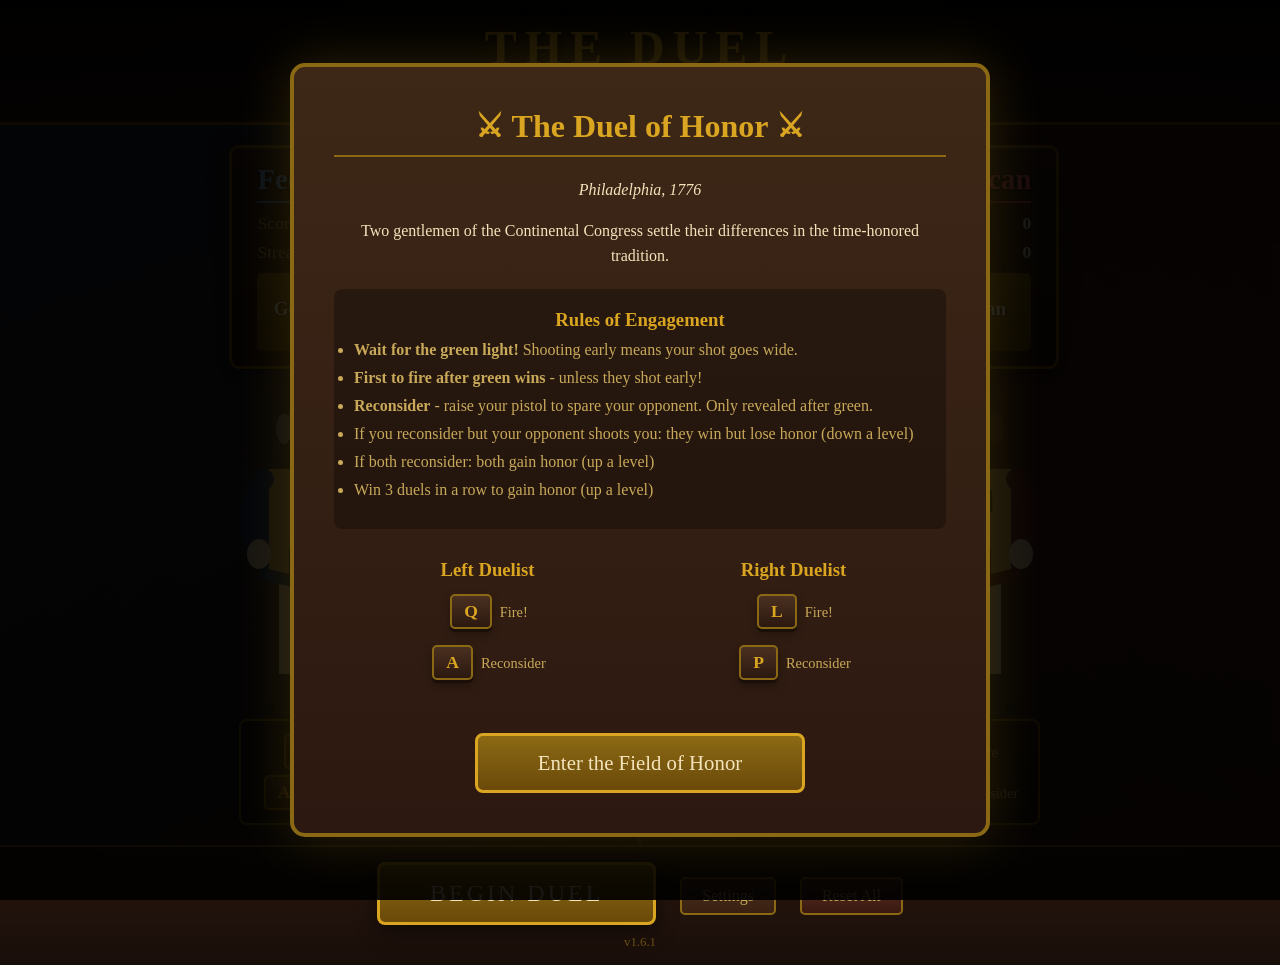
<file: duel/index.html>
<!DOCTYPE html>
<html lang="en">
<head>
    <meta charset="UTF-8">
    <meta name="viewport" content="width=device-width, initial-scale=1.0">
    <title>The Duel - 1776</title>
    <style>
        * {
            margin: 0;
            padding: 0;
            box-sizing: border-box;
        }

        @keyframes flicker {
            0%, 100% { opacity: 1; }
            50% { opacity: 0.8; }
        }

        @keyframes pulse {
            0%, 100% { transform: scale(1); }
            50% { transform: scale(1.05); }
        }

        @keyframes shake {
            0%, 100% { transform: translateX(0); }
            25% { transform: translateX(-5px); }
            75% { transform: translateX(5px); }
        }

        @keyframes smoke {
            0% { opacity: 0.8; transform: translateY(0) scale(1); }
            100% { opacity: 0; transform: translateY(-50px) scale(2); }
        }

        @keyframes recoil-left {
            0% { transform: rotate(-10deg); }
            30% { transform: rotate(-25deg) translateX(-8px); }
            100% { transform: rotate(-10deg); }
        }

        @keyframes recoil-right {
            0% { transform: rotate(10deg) scaleX(-1); }
            30% { transform: rotate(25deg) scaleX(-1) translateX(8px); }
            100% { transform: rotate(10deg) scaleX(-1); }
        }

        @keyframes raise-left {
            0% { transform: rotate(-10deg); }
            100% { transform: rotate(-90deg) translateY(-20px); }
        }

        @keyframes raise-right {
            0% { transform: rotate(10deg) scaleX(-1); }
            100% { transform: rotate(90deg) scaleX(-1) translateY(-20px); }
        }

        @keyframes celebrate {
            0%, 100% { transform: translateY(0); }
            25% { transform: translateY(-20px); }
            50% { transform: translateY(0); }
            75% { transform: translateY(-15px); }
        }

        @keyframes victory-glow {
            0%, 100% { opacity: 0.3; }
            50% { opacity: 0.6; }
        }

        @keyframes defeat-fall {
            0% { transform: rotate(0deg) translateY(0); }
            100% { transform: rotate(85deg) translateY(30px) translateX(40px); transform-origin: bottom center; }
        }

        @keyframes defeat-fall-right {
            0% { transform: scaleX(-1) rotate(0deg) translateY(0); }
            100% { transform: scaleX(-1) rotate(-85deg) translateY(30px) translateX(-40px); transform-origin: bottom center; }
        }

        @keyframes gun-fall-left {
            0% { transform: rotate(-10deg) translateY(0); }
            100% { transform: rotate(-10deg) translateY(200px); opacity: 0.5; }
        }

        @keyframes gun-fall-right {
            0% { transform: rotate(10deg) scaleX(-1) translateY(0); }
            100% { transform: rotate(10deg) scaleX(-1) translateY(200px); opacity: 0.5; }
        }

        body {
            font-family: 'Georgia', serif;
            background: linear-gradient(to bottom, #2c1810 0%, #4a3020 50%, #3d2817 100%);
            min-height: 100vh;
            color: #f4e4bc;
            overflow: hidden;
            outline: none;
        }

        .game-container {
            display: flex;
            flex-direction: column;
            height: 100vh;
            background-image:
                radial-gradient(ellipse at center, transparent 0%, rgba(0,0,0,0.3) 100%);
        }

        /* Header */
        .header {
            text-align: center;
            padding: 20px;
            background: linear-gradient(to bottom, rgba(0,0,0,0.5), transparent);
            border-bottom: 3px solid #8b6914;
        }

        .title {
            font-size: 3rem;
            font-weight: bold;
            text-shadow: 3px 3px 6px rgba(0,0,0,0.8), 0 0 20px rgba(139,105,20,0.5);
            letter-spacing: 8px;
            color: #daa520;
            animation: flicker 3s infinite;
        }

        .subtitle {
            font-size: 1.2rem;
            font-style: italic;
            color: #c9a959;
            margin-top: 5px;
        }

        /* Main Arena */
        .arena {
            flex: 1;
            display: flex;
            position: relative;
        }

        /* Player Sides */
        .player-side {
            flex: 1;
            display: flex;
            flex-direction: column;
            align-items: center;
            justify-content: space-between;
            padding: 20px;
            position: relative;
        }

        .player-left {
            background: linear-gradient(135deg, rgba(30,58,95,0.6) 0%, rgba(20,40,70,0.3) 50%, transparent 100%);
            border-right: 2px solid rgba(100,150,200,0.3);
            transition: background 0.5s ease;
        }

        .player-left.winner {
            background: linear-gradient(135deg, rgba(50,100,180,0.8) 0%, rgba(30,70,140,0.5) 50%, rgba(20,50,100,0.3) 100%);
            box-shadow: inset 0 0 100px rgba(100,150,255,0.3);
        }

        .player-left.loser {
            background: linear-gradient(135deg, rgba(40,40,40,0.8) 0%, rgba(20,20,20,0.5) 100%);
        }

        .player-right {
            background: linear-gradient(225deg, rgba(90,30,30,0.6) 0%, rgba(70,20,20,0.3) 50%, transparent 100%);
            border-left: 2px solid rgba(200,100,100,0.3);
            transition: background 0.5s ease;
        }

        .player-right.winner {
            background: linear-gradient(225deg, rgba(180,50,50,0.8) 0%, rgba(140,30,30,0.5) 50%, rgba(100,20,20,0.3) 100%);
            box-shadow: inset 0 0 100px rgba(255,100,100,0.3);
        }

        .player-right.loser {
            background: linear-gradient(225deg, rgba(40,40,40,0.8) 0%, rgba(20,20,20,0.5) 100%);
        }

        /* Player Stats */
        .player-stats {
            background: linear-gradient(to bottom, #3d2817, #2c1810);
            border: 3px solid #8b6914;
            border-radius: 10px;
            padding: 15px 25px;
            text-align: center;
            box-shadow: 0 5px 20px rgba(0,0,0,0.5), inset 0 1px 0 rgba(255,255,255,0.1);
        }

        .player-name {
            font-size: 1.8rem;
            font-weight: bold;
            text-shadow: 2px 2px 4px rgba(0,0,0,0.8);
            margin-bottom: 10px;
            border-bottom: 2px solid #8b6914;
            padding-bottom: 5px;
        }

        .player-left .player-name {
            color: #6eb5ff;
            border-bottom-color: #4a90d9;
        }

        .player-right .player-name {
            color: #ff6e6e;
            border-bottom-color: #d94a4a;
        }

        /* Victory overlay flash */
        .victory-overlay {
            position: absolute;
            top: 0;
            left: 0;
            right: 0;
            bottom: 0;
            pointer-events: none;
            opacity: 0;
            transition: opacity 0.3s ease;
        }

        .player-left .victory-overlay {
            background: radial-gradient(ellipse at center, rgba(100,180,255,0.4) 0%, transparent 70%);
        }

        .player-right .victory-overlay {
            background: radial-gradient(ellipse at center, rgba(255,100,100,0.4) 0%, transparent 70%);
        }

        .player-side.winner .victory-overlay {
            opacity: 1;
            animation: victory-glow 1s ease-in-out infinite;
        }

        .stat-row {
            display: flex;
            justify-content: space-between;
            margin: 8px 0;
            font-size: 1.1rem;
        }

        .stat-label {
            color: #c9a959;
        }

        .stat-value {
            color: #f4e4bc;
            font-weight: bold;
            min-width: 40px;
            text-align: right;
        }

        .level-display {
            margin-top: 10px;
            padding: 8px 15px;
            background: linear-gradient(to bottom, #8b6914, #6b4a0a);
            border-radius: 5px;
            font-size: 1.2rem;
        }

        .level-title {
            font-size: 0.9rem;
            color: #f4e4bc;
        }

        .level-name {
            font-weight: bold;
            color: #fff;
            text-shadow: 1px 1px 2px rgba(0,0,0,0.8);
        }

        /* Duelist Display */
        .duelist-area {
            flex: 1;
            display: flex;
            align-items: center;
            justify-content: center;
            position: relative;
        }

        .duelist {
            position: relative;
            width: 200px;
            height: 350px;
        }

        .duelist-body {
            position: absolute;
            bottom: 0;
            width: 100%;
            height: 100%;
            transition: transform 0.5s ease;
        }

        .duelist.celebrating .duelist-body {
            animation: celebrate 0.6s ease-in-out 3;
        }

        .duelist.defeated .duelist-body {
            animation: defeat-fall 0.8s ease-in forwards;
        }

        .player-right .duelist.defeated .duelist-body {
            animation: defeat-fall-right 0.8s ease-in forwards;
        }

        .pistol-container {
            position: absolute;
            width: 100px;
            height: 50px;
            transition: transform 0.3s ease;
        }

        /* Left player - gun held at right side, pointing right toward opponent */
        .player-left .pistol-container {
            right: -60px;
            top: 85px;
            transform: rotate(-10deg);
            transform-origin: left center;
        }

        /* Right player - gun held at left side, pointing left toward opponent */
        .player-right .pistol-container {
            left: -60px;
            top: 85px;
            transform: rotate(10deg) scaleX(-1);
            transform-origin: right center;
        }

        .pistol-container.firing-left {
            animation: recoil-left 0.15s ease-out;
        }

        .pistol-container.firing-right {
            animation: recoil-right 0.15s ease-out;
        }

        .pistol-container.raised-left {
            animation: raise-left 0.5s ease-out forwards;
        }

        .pistol-container.raised-right {
            animation: raise-right 0.5s ease-out forwards;
        }

        /* Gun falls when player is defeated */
        .duelist.defeated .pistol-container {
            animation: gun-fall-left 0.8s ease-in forwards;
        }

        .player-right .duelist.defeated .pistol-container {
            animation: gun-fall-right 0.8s ease-in forwards;
        }

        .smoke-effect {
            position: absolute;
            width: 40px;
            height: 40px;
            background: radial-gradient(circle, rgba(200,200,200,0.8) 0%, transparent 70%);
            border-radius: 50%;
            pointer-events: none;
            opacity: 0;
        }

        .smoke-effect.active {
            animation: smoke 1s ease-out forwards;
        }

        .player-left .smoke-effect {
            right: -100px;
            top: 70px;
        }

        .player-right .smoke-effect {
            left: -100px;
            top: 70px;
        }

        /* Controls Display */
        .controls-display {
            background: rgba(0,0,0,0.3);
            border: 2px solid #8b6914;
            border-radius: 8px;
            padding: 10px 20px;
            text-align: center;
        }

        .control-key {
            display: inline-block;
            background: linear-gradient(to bottom, #4a3020, #2c1810);
            border: 2px solid #8b6914;
            border-radius: 5px;
            padding: 5px 12px;
            margin: 3px;
            font-weight: bold;
            font-size: 1.1rem;
            color: #daa520;
            box-shadow: 0 3px 0 #1a0f08, 0 5px 10px rgba(0,0,0,0.3);
        }

        .control-label {
            font-size: 0.9rem;
            color: #c9a959;
            margin-left: 5px;
        }

        /* Center Area - Countdown */
        .center-area {
            position: absolute;
            left: 50%;
            top: 50%;
            transform: translate(-50%, -50%);
            text-align: center;
            z-index: 10;
        }

        .countdown-lights {
            display: flex;
            flex-direction: column;
            gap: 15px;
            padding: 30px;
            background: linear-gradient(to bottom, #1a1a1a, #2d2d2d);
            border: 4px solid #444;
            border-radius: 15px;
            box-shadow: 0 10px 40px rgba(0,0,0,0.8), inset 0 2px 0 rgba(255,255,255,0.1);
        }

        .light-row {
            display: flex;
            gap: 15px;
            justify-content: center;
        }

        .light {
            width: 40px;
            height: 40px;
            border-radius: 50%;
            background: #333;
            border: 3px solid #555;
            box-shadow: inset 0 -5px 10px rgba(0,0,0,0.5);
            transition: all 0.2s ease;
        }

        .light.red-on {
            background: radial-gradient(circle at 30% 30%, #ff6666, #cc0000);
            box-shadow: 0 0 20px #ff0000, 0 0 40px #ff0000, inset 0 -5px 10px rgba(0,0,0,0.3);
        }

        .light.green-on {
            background: radial-gradient(circle at 30% 30%, #66ff66, #00cc00);
            box-shadow: 0 0 20px #00ff00, 0 0 40px #00ff00, inset 0 -5px 10px rgba(0,0,0,0.3);
        }

        /* Messages */
        .message-display {
            position: absolute;
            left: 50%;
            top: 30%;
            transform: translate(-50%, -50%);
            text-align: center;
            z-index: 20;
        }

        .message-text {
            font-size: 2.5rem;
            font-weight: bold;
            text-shadow: 3px 3px 6px rgba(0,0,0,0.8);
            padding: 20px 40px;
            background: rgba(0,0,0,0.7);
            border: 3px solid #8b6914;
            border-radius: 10px;
        }

        .message-text.winner {
            color: #ffd700;
            animation: pulse 0.5s infinite;
        }

        .message-text.winner.left-wins {
            color: #6eb5ff;
            text-shadow: 0 0 20px rgba(100,180,255,0.8), 3px 3px 6px rgba(0,0,0,0.8);
            border-color: #4a90d9;
        }

        .message-text.winner.right-wins {
            color: #ff6e6e;
            text-shadow: 0 0 20px rgba(255,100,100,0.8), 3px 3px 6px rgba(0,0,0,0.8);
            border-color: #d94a4a;
        }

        .message-text.draw {
            color: #87ceeb;
        }

        .message-text.early {
            color: #ff6b6b;
            animation: shake 0.3s infinite;
        }

        .message-text.honor {
            color: #9370db;
        }

        /* Action Display */
        .action-display {
            position: absolute;
            bottom: 150px;
            font-size: 1.5rem;
            padding: 10px 20px;
            background: rgba(0,0,0,0.7);
            border-radius: 8px;
            border: 2px solid #8b6914;
            opacity: 0;
            transition: opacity 0.3s ease;
        }

        .action-display.visible {
            opacity: 1;
        }

        .action-display.shot {
            color: #ff6b6b;
        }

        .action-display.reconsidered {
            color: #87ceeb;
        }

        .action-display.early {
            color: #ff4444;
        }

        .player-left .action-display {
            left: 50%;
            transform: translateX(-50%);
        }

        .player-right .action-display {
            right: 50%;
            transform: translateX(50%);
        }

        /* Footer */
        .footer {
            text-align: center;
            padding: 15px;
            background: linear-gradient(to top, rgba(0,0,0,0.5), transparent);
            border-top: 2px solid #8b6914;
        }

        .start-btn {
            background: linear-gradient(to bottom, #8b6914, #6b4a0a);
            color: #f4e4bc;
            border: 3px solid #daa520;
            padding: 15px 50px;
            font-size: 1.5rem;
            font-family: 'Georgia', serif;
            cursor: pointer;
            border-radius: 8px;
            box-shadow: 0 5px 20px rgba(0,0,0,0.5);
            transition: all 0.2s ease;
            text-transform: uppercase;
            letter-spacing: 3px;
        }

        .start-btn:hover {
            background: linear-gradient(to bottom, #a07818, #8b6914);
            transform: translateY(-2px);
            box-shadow: 0 8px 25px rgba(0,0,0,0.6);
        }

        .start-btn:active {
            transform: translateY(0);
        }

        .start-btn:disabled {
            opacity: 0.5;
            cursor: not-allowed;
            transform: none;
        }

        .reset-btn {
            background: linear-gradient(to bottom, #5a3020, #3a1810);
            color: #c9a959;
            border: 2px solid #8b6914;
            padding: 8px 20px;
            font-size: 1rem;
            font-family: 'Georgia', serif;
            cursor: pointer;
            border-radius: 5px;
            margin-left: 20px;
            transition: all 0.2s ease;
        }

        .reset-btn:hover {
            background: linear-gradient(to bottom, #6a4030, #4a2820);
        }

        .version {
            margin-top: 10px;
            font-size: 0.8rem;
            color: #8b6914;
            opacity: 0.7;
        }

        .settings-btn {
            background: linear-gradient(to bottom, #4a3020, #3a2010);
            color: #c9a959;
            border: 2px solid #8b6914;
            padding: 8px 20px;
            font-size: 1rem;
            font-family: 'Georgia', serif;
            cursor: pointer;
            border-radius: 5px;
            margin-left: 20px;
            transition: all 0.2s ease;
        }

        .settings-btn:hover {
            background: linear-gradient(to bottom, #5a4030, #4a3020);
        }

        /* Settings Modal */
        .settings-overlay {
            position: fixed;
            top: 0;
            left: 0;
            right: 0;
            bottom: 0;
            background: rgba(0,0,0,0.9);
            display: flex;
            align-items: center;
            justify-content: center;
            z-index: 100;
        }

        .settings-overlay.hidden {
            display: none;
        }

        .settings-box {
            background: linear-gradient(to bottom, #3d2817, #2c1810);
            border: 4px solid #8b6914;
            border-radius: 15px;
            padding: 30px 40px;
            max-width: 500px;
            width: 90%;
            box-shadow: 0 0 50px rgba(139,105,20,0.3);
        }

        .settings-box h2 {
            color: #daa520;
            font-size: 1.8rem;
            margin-bottom: 20px;
            text-align: center;
            border-bottom: 2px solid #8b6914;
            padding-bottom: 10px;
        }

        .mode-buttons {
            display: flex;
            gap: 15px;
            margin-bottom: 25px;
        }

        .mode-btn {
            flex: 1;
            padding: 15px;
            border: 3px solid #8b6914;
            border-radius: 10px;
            background: linear-gradient(to bottom, #2c1810, #1a0f08);
            color: #c9a959;
            font-family: 'Georgia', serif;
            font-size: 1rem;
            cursor: pointer;
            transition: all 0.2s ease;
        }

        .mode-btn:hover {
            background: linear-gradient(to bottom, #3c2820, #2a1f18);
        }

        .mode-btn.active {
            border-color: #daa520;
            background: linear-gradient(to bottom, #4a3020, #3a2010);
            color: #ffd700;
        }

        .mode-btn .mode-name {
            font-size: 1.2rem;
            font-weight: bold;
            display: block;
            margin-bottom: 5px;
        }

        .mode-btn .mode-desc {
            font-size: 0.85rem;
            opacity: 0.8;
        }

        .settings-section {
            margin: 20px 0;
            padding: 15px;
            background: rgba(0,0,0,0.3);
            border-radius: 8px;
        }

        .settings-section h3 {
            color: #daa520;
            margin-bottom: 15px;
            font-size: 1.1rem;
        }

        .setting-row {
            display: flex;
            justify-content: space-between;
            align-items: center;
            margin: 12px 0;
        }

        .setting-label {
            color: #c9a959;
        }

        .setting-value {
            display: flex;
            align-items: center;
            gap: 10px;
        }

        .setting-input {
            width: 80px;
            padding: 8px;
            border: 2px solid #8b6914;
            border-radius: 5px;
            background: #2c1810;
            color: #f4e4bc;
            font-family: 'Georgia', serif;
            font-size: 1rem;
            text-align: center;
        }

        .setting-input:focus {
            outline: none;
            border-color: #daa520;
        }

        .setting-unit {
            color: #8b6914;
            font-size: 0.9rem;
        }

        .checkbox-wrapper {
            display: flex;
            align-items: center;
            gap: 10px;
        }

        .checkbox-wrapper input[type="checkbox"] {
            width: 20px;
            height: 20px;
            accent-color: #daa520;
        }

        .settings-actions {
            display: flex;
            gap: 15px;
            margin-top: 25px;
        }

        .settings-actions button {
            flex: 1;
            padding: 12px;
            border-radius: 8px;
            font-family: 'Georgia', serif;
            font-size: 1.1rem;
            cursor: pointer;
            transition: all 0.2s ease;
        }

        .save-settings-btn {
            background: linear-gradient(to bottom, #8b6914, #6b4a0a);
            color: #f4e4bc;
            border: 3px solid #daa520;
        }

        .save-settings-btn:hover {
            background: linear-gradient(to bottom, #a07818, #8b6914);
        }

        .cancel-settings-btn {
            background: linear-gradient(to bottom, #3a2010, #2a1008);
            color: #c9a959;
            border: 2px solid #8b6914;
        }

        .cancel-settings-btn:hover {
            background: linear-gradient(to bottom, #4a3020, #3a2010);
        }

        /* Stats display - shots and accuracy on outside of character */
        .stats-display {
            position: absolute;
            top: 50%;
            transform: translateY(-50%);
            display: flex;
            flex-direction: column;
            align-items: center;
            gap: 15px;
            z-index: 10;
            background: rgba(0,0,0,0.5);
            padding: 15px 10px;
            border-radius: 10px;
            border: 2px solid rgba(139,105,20,0.5);
        }

        .player-left .stats-display {
            left: 10px;
            right: auto;
        }

        .player-right .stats-display {
            right: 10px;
            left: auto;
        }

        .shots-remaining {
            display: flex;
            flex-direction: column;
            align-items: center;
            gap: 8px;
        }

        .shots-number {
            font-size: 3rem;
            font-weight: bold;
            color: #c9a959;
            text-shadow: 2px 2px 4px rgba(0,0,0,0.8);
            line-height: 1;
        }

        .player-left .shots-number {
            color: #6ab7ff;
        }

        .player-right .shots-number {
            color: #ff6b6b;
        }

        .shots-dots {
            display: flex;
            flex-wrap: wrap;
            justify-content: center;
            gap: 6px;
            max-width: 80px;
        }

        .shots-dots .shot-dot {
            width: 18px;
            height: 18px;
            border-radius: 50%;
            background: #c9a959;
            box-shadow: 0 0 8px rgba(201, 169, 89, 0.5);
            transition: all 0.2s ease;
        }

        .player-left .shots-dots .shot-dot {
            background: #6ab7ff;
            box-shadow: 0 0 8px rgba(106, 183, 255, 0.5);
        }

        .player-right .shots-dots .shot-dot {
            background: #ff6b6b;
            box-shadow: 0 0 8px rgba(255, 107, 107, 0.5);
        }

        .shots-dots .shot-dot.used {
            background: #3a3a3a;
            box-shadow: none;
            opacity: 0.4;
        }

        .accuracy-display {
            display: flex;
            flex-direction: column;
            align-items: center;
            gap: 4px;
        }

        .accuracy-display.hidden {
            display: none;
        }

        .accuracy-label {
            font-size: 0.8rem;
            color: #888;
            text-transform: uppercase;
            letter-spacing: 1px;
        }

        .accuracy-percent {
            font-size: 2.5rem;
            font-weight: bold;
            color: #4a9;
            text-shadow: 2px 2px 4px rgba(0,0,0,0.8);
            line-height: 1;
        }

        .accuracy-percent.low {
            color: #c44;
        }

        .accuracy-percent.medium {
            color: #ca4;
        }

        .accuracy-percent.high {
            color: #4a9;
        }

        .stats-display.hidden {
            display: none;
        }

        /* Instructions Modal */
        .instructions-overlay {
            position: fixed;
            top: 0;
            left: 0;
            right: 0;
            bottom: 0;
            background: rgba(0,0,0,0.9);
            display: flex;
            align-items: center;
            justify-content: center;
            z-index: 100;
        }

        .instructions-overlay.hidden {
            display: none;
        }

        .instructions-box {
            background: linear-gradient(to bottom, #3d2817, #2c1810);
            border: 4px solid #8b6914;
            border-radius: 15px;
            padding: 40px;
            max-width: 700px;
            text-align: center;
            box-shadow: 0 0 50px rgba(139,105,20,0.3);
        }

        .instructions-box h2 {
            color: #daa520;
            font-size: 2rem;
            margin-bottom: 20px;
            border-bottom: 2px solid #8b6914;
            padding-bottom: 10px;
        }

        .instructions-box p {
            margin: 15px 0;
            line-height: 1.6;
            color: #f4e4bc;
        }

        .instructions-box .rules {
            text-align: left;
            margin: 20px 0;
            padding: 20px;
            background: rgba(0,0,0,0.3);
            border-radius: 8px;
        }

        .instructions-box .rules li {
            margin: 10px 0;
            color: #c9a959;
        }

        .instructions-box .keys-display {
            display: flex;
            justify-content: space-around;
            margin: 30px 0;
        }

        .key-group {
            text-align: center;
        }

        .key-group h3 {
            color: #daa520;
            margin-bottom: 10px;
        }

        .begin-btn {
            background: linear-gradient(to bottom, #8b6914, #6b4a0a);
            color: #f4e4bc;
            border: 3px solid #daa520;
            padding: 15px 60px;
            font-size: 1.3rem;
            font-family: 'Georgia', serif;
            cursor: pointer;
            border-radius: 8px;
            margin-top: 20px;
            transition: all 0.2s ease;
        }

        .begin-btn:hover {
            background: linear-gradient(to bottom, #a07818, #8b6914);
        }

        /* Level Stars */
        .level-stars {
            color: #ffd700;
            font-size: 1.2rem;
            letter-spacing: 3px;
        }
    </style>
</head>
<body tabindex="0">
    <!-- Instructions Overlay -->
    <div class="instructions-overlay" id="instructionsOverlay">
        <div class="instructions-box">
            <h2>⚔ The Duel of Honor ⚔</h2>
            <p><em>Philadelphia, 1776</em></p>
            <p>Two gentlemen of the Continental Congress settle their differences in the time-honored tradition.</p>

            <div class="rules">
                <h3 style="color: #daa520; text-align: center;">Rules of Engagement</h3>
                <ul>
                    <li><strong>Wait for the green light!</strong> Shooting early means your shot goes wide.</li>
                    <li><strong>First to fire after green wins</strong> - unless they shot early!</li>
                    <li><strong>Reconsider</strong> - raise your pistol to spare your opponent. Only revealed after green.</li>
                    <li>If you reconsider but your opponent shoots you: they win but lose honor (down a level)</li>
                    <li>If both reconsider: both gain honor (up a level)</li>
                    <li>Win 3 duels in a row to gain honor (up a level)</li>
                </ul>
            </div>

            <div class="keys-display">
                <div class="key-group">
                    <h3>Left Duelist</h3>
                    <div><span class="control-key">Q</span><span class="control-label">Fire!</span></div>
                    <div style="margin-top: 10px;"><span class="control-key">A</span><span class="control-label">Reconsider</span></div>
                </div>
                <div class="key-group">
                    <h3>Right Duelist</h3>
                    <div><span class="control-key">L</span><span class="control-label">Fire!</span></div>
                    <div style="margin-top: 10px;"><span class="control-key">P</span><span class="control-label">Reconsider</span></div>
                </div>
            </div>

            <button class="begin-btn" onclick="closeInstructions()">Enter the Field of Honor</button>
        </div>
    </div>

    <!-- Settings Overlay -->
    <div class="settings-overlay hidden" id="settingsOverlay">
        <div class="settings-box">
            <h2>Game Settings</h2>

            <div class="mode-buttons">
                <button class="mode-btn" id="simpleModeBtn" onclick="setMode('simple')">
                    <span class="mode-name">SIMPLE</span>
                    <span class="mode-desc">100% accuracy, first shot wins</span>
                </button>
                <button class="mode-btn active" id="normalModeBtn" onclick="setMode('normal')">
                    <span class="mode-name">NORMAL</span>
                    <span class="mode-desc">70% accuracy, keep shooting</span>
                </button>
                <button class="mode-btn" id="realModeBtn" onclick="setMode('real')">
                    <span class="mode-name">REAL</span>
                    <span class="mode-desc">6 shots, aim improves over time</span>
                </button>
            </div>

            <div class="settings-section" id="customSettings">
                <h3>Custom Settings</h3>
                <div class="setting-row">
                    <span class="setting-label">Base Hit Chance</span>
                    <div class="setting-value">
                        <input type="number" id="hitChanceInput" class="setting-input" min="0" max="100" value="70">
                        <span class="setting-unit">%</span>
                    </div>
                </div>
                <div class="setting-row">
                    <span class="setting-label">Shots per Round</span>
                    <div class="setting-value">
                        <input type="number" id="shotsInput" class="setting-input" min="1" max="99" value="99">
                        <span class="setting-unit">(99 = unlimited)</span>
                    </div>
                </div>
                <div class="setting-row">
                    <span class="setting-label">Aim improves with time</span>
                    <div class="setting-value">
                        <div class="checkbox-wrapper">
                            <input type="checkbox" id="aimBonusCheck">
                            <span class="setting-unit">+5% per 0.5s wait</span>
                        </div>
                    </div>
                </div>
            </div>

            <div class="settings-actions">
                <button class="cancel-settings-btn" onclick="closeSettings()">Cancel</button>
                <button class="save-settings-btn" onclick="saveSettings()">Save</button>
            </div>
        </div>
    </div>

    <div class="game-container">
        <!-- Header -->
        <header class="header">
            <h1 class="title">THE DUEL</h1>
            <p class="subtitle">A Matter of Honor — Anno Domini 1776</p>
        </header>

        <!-- Main Arena -->
        <main class="arena">
            <!-- Left Player -->
            <div class="player-side player-left" id="leftSide">
                <div class="victory-overlay"></div>
                <div class="player-stats">
                    <div class="player-name">Federalist</div>
                    <div class="stat-row">
                        <span class="stat-label">Score:</span>
                        <span class="stat-value" id="leftScore">0</span>
                    </div>
                    <div class="stat-row">
                        <span class="stat-label">Streak:</span>
                        <span class="stat-value" id="leftStreak">0</span>
                    </div>
                    <div class="level-display">
                        <div class="level-title">Rank</div>
                        <div class="level-name" id="leftLevel">Gentleman</div>
                        <div class="level-stars" id="leftStars">★</div>
                    </div>
                </div>

                <div class="duelist-area">
                    <div class="duelist" id="leftDuelist">
                        <div class="duelist-body">
                            <!-- SVG Duelist Left -->
                            <svg viewBox="0 0 200 350" xmlns="http://www.w3.org/2000/svg">
                                <!-- Boots -->
                                <ellipse cx="70" cy="340" rx="25" ry="10" fill="#1a1a1a"/>
                                <ellipse cx="130" cy="340" rx="25" ry="10" fill="#1a1a1a"/>
                                <rect x="55" y="300" width="30" height="45" fill="#2a2a2a"/>
                                <rect x="115" y="300" width="30" height="45" fill="#2a2a2a"/>

                                <!-- Breeches -->
                                <path d="M60 200 L60 305 L90 305 L100 200 Z" fill="#d4c4a0"/>
                                <path d="M100 200 L110 305 L140 305 L140 200 Z" fill="#d4c4a0"/>

                                <!-- Coat -->
                                <path d="M40 100 L40 210 L80 220 L100 210 L120 220 L160 210 L160 100 Z" fill="#1e3a5f"/>
                                <path d="M50 100 L50 200 L70 205 L70 100 Z" fill="#c9a959"/>
                                <path d="M130 100 L130 205 L150 200 L150 100 Z" fill="#c9a959"/>

                                <!-- Waistcoat -->
                                <rect x="70" y="100" width="60" height="80" fill="#c9a959"/>
                                <circle cx="100" cy="120" r="4" fill="#8b6914"/>
                                <circle cx="100" cy="140" r="4" fill="#8b6914"/>
                                <circle cx="100" cy="160" r="4" fill="#8b6914"/>

                                <!-- Collar/Cravat -->
                                <ellipse cx="100" cy="95" rx="25" ry="10" fill="#fff"/>

                                <!-- Head -->
                                <ellipse cx="100" cy="60" rx="30" ry="35" fill="#e8d0b0"/>

                                <!-- Face -->
                                <ellipse cx="88" cy="55" rx="4" ry="3" fill="#2a2a2a"/>
                                <ellipse cx="112" cy="55" rx="4" ry="3" fill="#2a2a2a"/>
                                <path d="M95 70 Q100 75 105 70" stroke="#8b6914" fill="none" stroke-width="2"/>

                                <!-- Hair/Wig -->
                                <path d="M70 50 Q70 20 100 15 Q130 20 130 50" fill="#888"/>
                                <ellipse cx="65" cy="60" rx="8" ry="15" fill="#888"/>
                                <ellipse cx="135" cy="60" rx="8" ry="15" fill="#888"/>

                                <!-- Arm (right, holding pistol) -->
                                <g id="leftArm">
                                    <path d="M155 110 Q180 130 175 160" stroke="#1e3a5f" fill="none" stroke-width="20" stroke-linecap="round"/>
                                    <ellipse cx="175" cy="165" rx="12" ry="15" fill="#e8d0b0"/>
                                </g>

                                <!-- Left arm -->
                                <path d="M45 110 Q20 150 40 180" stroke="#1e3a5f" fill="none" stroke-width="20" stroke-linecap="round"/>
                                <ellipse cx="40" cy="185" rx="12" ry="15" fill="#e8d0b0"/>
                            </svg>
                        </div>
                        <div class="pistol-container" id="leftPistol">
                            <!-- SVG Pistol -->
                            <svg viewBox="0 0 120 60" xmlns="http://www.w3.org/2000/svg">
                                <!-- Barrel -->
                                <rect x="50" y="20" width="70" height="12" rx="2" fill="#4a4a4a"/>
                                <rect x="50" y="22" width="70" height="4" fill="#5a5a5a"/>

                                <!-- Barrel end -->
                                <ellipse cx="120" cy="26" rx="3" ry="6" fill="#3a3a3a"/>

                                <!-- Lock plate -->
                                <path d="M30 15 L55 15 L55 40 L30 45 Z" fill="#8b6914"/>
                                <circle cx="42" cy="28" r="6" fill="#6b4a0a"/>

                                <!-- Hammer -->
                                <path d="M35 15 L40 5 L45 5 L45 15" fill="#4a4a4a"/>

                                <!-- Grip -->
                                <path d="M10 25 L35 20 L35 45 L20 55 L5 50 Z" fill="#5a3a20"/>
                                <path d="M12 28 L32 24 L32 42 L18 50 L8 46 Z" fill="#6b4a30"/>

                                <!-- Trigger guard -->
                                <path d="M25 40 Q35 55 45 40" stroke="#8b6914" fill="none" stroke-width="3"/>

                                <!-- Trigger -->
                                <rect x="33" y="42" width="4" height="10" fill="#4a4a4a"/>
                            </svg>
                            <div class="smoke-effect" id="leftSmoke"></div>
                        </div>
                    </div>
                    <div class="action-display" id="leftAction"></div>
                </div>

                <div class="stats-display hidden" id="leftStats">
                    <div class="shots-remaining">
                        <div class="shots-number" id="leftShotsNumber">6</div>
                        <div class="shots-dots" id="leftShotsDots"></div>
                    </div>
                    <div class="accuracy-display hidden" id="leftAccuracy">
                        <div class="accuracy-label">Accuracy</div>
                        <div class="accuracy-percent" id="leftAccuracyPercent">30%</div>
                    </div>
                </div>

                <div class="controls-display">
                    <div><span class="control-key">Q</span><span class="control-label">Fire</span></div>
                    <div><span class="control-key">A</span><span class="control-label">Reconsider</span></div>
                </div>
            </div>

            <!-- Center - Countdown -->
            <div class="center-area">
                <div class="countdown-lights" id="countdownLights">
                    <div class="light-row">
                        <div class="light" id="light1"></div>
                        <div class="light" id="light2"></div>
                    </div>
                    <div class="light-row">
                        <div class="light" id="light3"></div>
                        <div class="light" id="light4"></div>
                    </div>
                    <div class="light-row">
                        <div class="light" id="light5"></div>
                        <div class="light" id="light6"></div>
                    </div>
                    <div class="light-row">
                        <div class="light green" id="lightGreen1"></div>
                        <div class="light green" id="lightGreen2"></div>
                    </div>
                </div>
                <div class="message-display" id="messageDisplay" style="display: none;">
                    <div class="message-text" id="messageText"></div>
                </div>
            </div>

            <!-- Right Player -->
            <div class="player-side player-right" id="rightSide">
                <div class="victory-overlay"></div>
                <div class="player-stats">
                    <div class="player-name">Republican</div>
                    <div class="stat-row">
                        <span class="stat-label">Score:</span>
                        <span class="stat-value" id="rightScore">0</span>
                    </div>
                    <div class="stat-row">
                        <span class="stat-label">Streak:</span>
                        <span class="stat-value" id="rightStreak">0</span>
                    </div>
                    <div class="level-display">
                        <div class="level-title">Rank</div>
                        <div class="level-name" id="rightLevel">Gentleman</div>
                        <div class="level-stars" id="rightStars">★</div>
                    </div>
                </div>

                <div class="duelist-area">
                    <div class="duelist" id="rightDuelist">
                        <div class="duelist-body">
                            <!-- SVG Duelist Right (mirrored) -->
                            <svg viewBox="0 0 200 350" xmlns="http://www.w3.org/2000/svg" style="transform: scaleX(-1);">
                                <!-- Boots -->
                                <ellipse cx="70" cy="340" rx="25" ry="10" fill="#1a1a1a"/>
                                <ellipse cx="130" cy="340" rx="25" ry="10" fill="#1a1a1a"/>
                                <rect x="55" y="300" width="30" height="45" fill="#2a2a2a"/>
                                <rect x="115" y="300" width="30" height="45" fill="#2a2a2a"/>

                                <!-- Breeches -->
                                <path d="M60 200 L60 305 L90 305 L100 200 Z" fill="#d4c4a0"/>
                                <path d="M100 200 L110 305 L140 305 L140 200 Z" fill="#d4c4a0"/>

                                <!-- Coat - Different color -->
                                <path d="M40 100 L40 210 L80 220 L100 210 L120 220 L160 210 L160 100 Z" fill="#5a1e1e"/>
                                <path d="M50 100 L50 200 L70 205 L70 100 Z" fill="#c9a959"/>
                                <path d="M130 100 L130 205 L150 200 L150 100 Z" fill="#c9a959"/>

                                <!-- Waistcoat -->
                                <rect x="70" y="100" width="60" height="80" fill="#c9a959"/>
                                <circle cx="100" cy="120" r="4" fill="#8b6914"/>
                                <circle cx="100" cy="140" r="4" fill="#8b6914"/>
                                <circle cx="100" cy="160" r="4" fill="#8b6914"/>

                                <!-- Collar/Cravat -->
                                <ellipse cx="100" cy="95" rx="25" ry="10" fill="#fff"/>

                                <!-- Head -->
                                <ellipse cx="100" cy="60" rx="30" ry="35" fill="#e8d0b0"/>

                                <!-- Face -->
                                <ellipse cx="88" cy="55" rx="4" ry="3" fill="#2a2a2a"/>
                                <ellipse cx="112" cy="55" rx="4" ry="3" fill="#2a2a2a"/>
                                <path d="M95 70 Q100 75 105 70" stroke="#8b6914" fill="none" stroke-width="2"/>

                                <!-- Hair/Wig -->
                                <path d="M70 50 Q70 20 100 15 Q130 20 130 50" fill="#654321"/>
                                <ellipse cx="65" cy="60" rx="8" ry="15" fill="#654321"/>
                                <ellipse cx="135" cy="60" rx="8" ry="15" fill="#654321"/>

                                <!-- Arm (right, holding pistol) -->
                                <g id="rightArm">
                                    <path d="M155 110 Q180 130 175 160" stroke="#5a1e1e" fill="none" stroke-width="20" stroke-linecap="round"/>
                                    <ellipse cx="175" cy="165" rx="12" ry="15" fill="#e8d0b0"/>
                                </g>

                                <!-- Left arm -->
                                <path d="M45 110 Q20 150 40 180" stroke="#5a1e1e" fill="none" stroke-width="20" stroke-linecap="round"/>
                                <ellipse cx="40" cy="185" rx="12" ry="15" fill="#e8d0b0"/>
                            </svg>
                        </div>
                        <div class="pistol-container" id="rightPistol">
                            <!-- SVG Pistol -->
                            <svg viewBox="0 0 120 60" xmlns="http://www.w3.org/2000/svg">
                                <rect x="50" y="20" width="70" height="12" rx="2" fill="#4a4a4a"/>
                                <rect x="50" y="22" width="70" height="4" fill="#5a5a5a"/>
                                <ellipse cx="120" cy="26" rx="3" ry="6" fill="#3a3a3a"/>
                                <path d="M30 15 L55 15 L55 40 L30 45 Z" fill="#8b6914"/>
                                <circle cx="42" cy="28" r="6" fill="#6b4a0a"/>
                                <path d="M35 15 L40 5 L45 5 L45 15" fill="#4a4a4a"/>
                                <path d="M10 25 L35 20 L35 45 L20 55 L5 50 Z" fill="#5a3a20"/>
                                <path d="M12 28 L32 24 L32 42 L18 50 L8 46 Z" fill="#6b4a30"/>
                                <path d="M25 40 Q35 55 45 40" stroke="#8b6914" fill="none" stroke-width="3"/>
                                <rect x="33" y="42" width="4" height="10" fill="#4a4a4a"/>
                            </svg>
                            <div class="smoke-effect" id="rightSmoke"></div>
                        </div>
                    </div>
                    <div class="action-display" id="rightAction"></div>
                </div>

                <div class="stats-display hidden" id="rightStats">
                    <div class="shots-remaining">
                        <div class="shots-number" id="rightShotsNumber">6</div>
                        <div class="shots-dots" id="rightShotsDots"></div>
                    </div>
                    <div class="accuracy-display hidden" id="rightAccuracy">
                        <div class="accuracy-label">Accuracy</div>
                        <div class="accuracy-percent" id="rightAccuracyPercent">30%</div>
                    </div>
                </div>

                <div class="controls-display">
                    <div><span class="control-key">L</span><span class="control-label">Fire</span></div>
                    <div><span class="control-key">P</span><span class="control-label">Reconsider</span></div>
                </div>
            </div>
        </main>

        <!-- Footer -->
        <footer class="footer">
            <button class="start-btn" id="startBtn" onclick="toggleDuel()">Begin Duel</button>
            <button class="settings-btn" onclick="openSettings()">Settings</button>
            <button class="reset-btn" onclick="resetGame()">Reset All</button>
            <div class="version">v1.6.1</div>
        </footer>
    </div>

    <script>
        // Game State
        const LEVELS = [
            { name: 'Scoundrel', stars: 0 },
            { name: 'Gentleman', stars: 1 },
            { name: 'Esquire', stars: 2 },
            { name: 'Captain', stars: 3 },
            { name: 'Colonel', stars: 4 },
            { name: 'General', stars: 5 },
            { name: 'Founding Father', stars: 6 }
        ];

        // Game settings with presets
        const PRESETS = {
            simple: { hitChance: 100, maxShots: 99, aimBonus: false },
            normal: { hitChance: 70, maxShots: 99, aimBonus: false },
            real: { hitChance: 30, maxShots: 6, aimBonus: true }
        };

        let settings = {
            mode: 'normal',
            hitChance: 70,
            maxShots: 99,  // 99 = unlimited
            aimBonus: false  // +5% per 0.5s wait
        };

        let gameState = {
            left: { score: 0, streak: 0, level: 1 },
            right: { score: 0, streak: 0, level: 1 },
            inProgress: false,
            isRunning: false,
            countdownPhase: 0,
            greenLight: false,
            greenLightTime: null,  // When green light started
            leftReconsider: false,
            rightReconsider: false,
            leftShotsUsed: 0,
            rightShotsUsed: 0,
            leftLastShotTime: null,
            rightLastShotTime: null,
            leftHit: false,  // Has left player landed a hit?
            rightHit: false,
            roundResolved: false,
            nextRoundTimeout: null,
            standoffTimeout: null
        };

        // Audio context for sound effects
        let audioContext = null;

        function initAudio() {
            if (!audioContext) {
                audioContext = new (window.AudioContext || window.webkitAudioContext)();
            }
            return audioContext;
        }

        // Generate gunshot sound using Web Audio API
        function playGunshot() {
            try {
                const ctx = initAudio();
                if (ctx.state === 'suspended') {
                    ctx.resume();
                }

                const now = ctx.currentTime;

                // Create noise buffer for explosion
                const noiseBuffer = ctx.createBuffer(1, ctx.sampleRate * 0.3, ctx.sampleRate);
                const noiseData = noiseBuffer.getChannelData(0);
                for (let i = 0; i < noiseData.length; i++) {
                    noiseData[i] = (Math.random() * 2 - 1) * Math.pow(1 - i / noiseData.length, 2);
                }

                // Noise source
                const noiseSource = ctx.createBufferSource();
                noiseSource.buffer = noiseBuffer;

                // Low-pass filter for boom
                const lowpass = ctx.createBiquadFilter();
                lowpass.type = 'lowpass';
                lowpass.frequency.setValueAtTime(1000, now);
                lowpass.frequency.exponentialRampToValueAtTime(100, now + 0.2);

                // High-pass for crack
                const highpass = ctx.createBiquadFilter();
                highpass.type = 'highpass';
                highpass.frequency.setValueAtTime(500, now);

                // Gain envelope
                const gainNode = ctx.createGain();
                gainNode.gain.setValueAtTime(1.5, now);
                gainNode.gain.exponentialRampToValueAtTime(0.01, now + 0.25);

                // Connect: noise -> lowpass -> highpass -> gain -> output
                noiseSource.connect(lowpass);
                lowpass.connect(highpass);
                highpass.connect(gainNode);
                gainNode.connect(ctx.destination);

                noiseSource.start(now);
                noiseSource.stop(now + 0.3);

                console.log('[DUEL] Gunshot sound played');
            } catch (e) {
                console.log('[DUEL] Audio error:', e);
            }
        }

        // Show winner/loser animations
        function showVictoryDefeat(winner, loser) {
            console.log('[DUEL] showVictoryDefeat:', winner, loser);

            // Clear previous states
            clearVictoryDefeat();

            if (winner) {
                const winnerSide = document.getElementById(winner + 'Side');
                const winnerDuelist = document.getElementById(winner + 'Duelist');
                if (winnerSide) winnerSide.classList.add('winner');
                if (winnerDuelist) winnerDuelist.classList.add('celebrating');
            }

            if (loser) {
                const loserSide = document.getElementById(loser + 'Side');
                const loserDuelist = document.getElementById(loser + 'Duelist');
                if (loserSide) loserSide.classList.add('loser');
                if (loserDuelist) loserDuelist.classList.add('defeated');
            }
        }

        function clearVictoryDefeat() {
            ['left', 'right'].forEach(side => {
                const sideEl = document.getElementById(side + 'Side');
                const duelistEl = document.getElementById(side + 'Duelist');
                if (sideEl) sideEl.classList.remove('winner', 'loser');
                if (duelistEl) duelistEl.classList.remove('celebrating', 'defeated');
            });
        }

        // Settings functions
        function openSettings() {
            document.getElementById('settingsOverlay').classList.remove('hidden');
            updateSettingsUI();
        }

        function closeSettings() {
            document.getElementById('settingsOverlay').classList.add('hidden');
        }

        function setMode(mode) {
            settings.mode = mode;
            const preset = PRESETS[mode];
            settings.hitChance = preset.hitChance;
            settings.maxShots = preset.maxShots;
            settings.aimBonus = preset.aimBonus;
            updateSettingsUI();
        }

        function updateSettingsUI() {
            // Update mode buttons
            document.querySelectorAll('.mode-btn').forEach(btn => btn.classList.remove('active'));
            const activeBtn = document.getElementById(settings.mode + 'ModeBtn');
            if (activeBtn) activeBtn.classList.add('active');

            // Update input fields
            document.getElementById('hitChanceInput').value = settings.hitChance;
            document.getElementById('shotsInput').value = settings.maxShots;
            document.getElementById('aimBonusCheck').checked = settings.aimBonus;
        }

        function saveSettings() {
            // Read custom values
            settings.hitChance = parseInt(document.getElementById('hitChanceInput').value) || 70;
            settings.maxShots = parseInt(document.getElementById('shotsInput').value) || 99;
            settings.aimBonus = document.getElementById('aimBonusCheck').checked;

            // Clamp values
            settings.hitChance = Math.max(0, Math.min(100, settings.hitChance));
            settings.maxShots = Math.max(1, Math.min(99, settings.maxShots));

            // Check if it matches a preset
            for (const [mode, preset] of Object.entries(PRESETS)) {
                if (settings.hitChance === preset.hitChance &&
                    settings.maxShots === preset.maxShots &&
                    settings.aimBonus === preset.aimBonus) {
                    settings.mode = mode;
                    break;
                } else {
                    settings.mode = 'custom';
                }
            }

            // Save to localStorage
            localStorage.setItem('duelSettings', JSON.stringify(settings));
            closeSettings();
            console.log('[DUEL] Settings saved:', settings);
        }

        function loadSettings() {
            const saved = localStorage.getItem('duelSettings');
            if (saved) {
                const data = JSON.parse(saved);
                settings = { ...settings, ...data };
            }
        }

        // Accuracy update interval
        let accuracyUpdateInterval = null;

        // Calculate hit chance with aim bonus
        function calculateHitChance(player) {
            let chance = settings.hitChance;

            if (settings.aimBonus && gameState.greenLightTime) {
                const timeSinceGreen = Date.now() - gameState.greenLightTime;
                const bonusIntervals = Math.floor(timeSinceGreen / 100); // +5% per 0.1s
                chance += bonusIntervals * 5;
            }

            return Math.min(100, chance);
        }

        // Update stats display (shots and accuracy)
        function updateStatsDisplay() {
            ['left', 'right'].forEach(player => {
                const statsEl = document.getElementById(player + 'Stats');
                const numberEl = document.getElementById(player + 'ShotsNumber');
                const dotsEl = document.getElementById(player + 'ShotsDots');
                const accuracyEl = document.getElementById(player + 'Accuracy');
                const percentEl = document.getElementById(player + 'AccuracyPercent');

                if (!statsEl) return;

                // Check if we should show stats (limited shots or aim bonus mode)
                const showShots = settings.maxShots < 99;
                const showAccuracy = settings.aimBonus && gameState.greenLight;

                if (!showShots && !showAccuracy) {
                    statsEl.classList.add('hidden');
                    return;
                }

                statsEl.classList.remove('hidden');

                // Update shots remaining
                if (showShots) {
                    const used = gameState[player + 'ShotsUsed'];
                    const remaining = settings.maxShots - used;

                    numberEl.textContent = remaining;
                    numberEl.parentElement.style.display = 'flex';

                    // Build dots
                    let dotsHtml = '';
                    for (let i = 0; i < settings.maxShots; i++) {
                        const cls = i < used ? 'shot-dot used' : 'shot-dot';
                        dotsHtml += `<span class="${cls}"></span>`;
                    }
                    dotsEl.innerHTML = dotsHtml;
                } else {
                    numberEl.parentElement.style.display = 'none';
                }

                // Update accuracy display
                if (showAccuracy) {
                    accuracyEl.classList.remove('hidden');
                    const accuracy = calculateHitChance(player);
                    percentEl.textContent = accuracy + '%';

                    // Color based on accuracy level
                    percentEl.classList.remove('low', 'medium', 'high');
                    if (accuracy < 50) {
                        percentEl.classList.add('low');
                    } else if (accuracy < 80) {
                        percentEl.classList.add('medium');
                    } else {
                        percentEl.classList.add('high');
                    }
                } else {
                    accuracyEl.classList.add('hidden');
                }
            });
        }

        // Start accuracy update loop
        function startAccuracyUpdates() {
            if (accuracyUpdateInterval) {
                clearInterval(accuracyUpdateInterval);
            }
            if (settings.aimBonus) {
                accuracyUpdateInterval = setInterval(updateStatsDisplay, 100);
            }
        }

        // Stop accuracy update loop
        function stopAccuracyUpdates() {
            if (accuracyUpdateInterval) {
                clearInterval(accuracyUpdateInterval);
                accuracyUpdateInterval = null;
            }
        }

        // Legacy function name for compatibility
        function updateShotsDisplay() {
            updateStatsDisplay();
        }

        // Load from localStorage
        function loadGame() {
            const saved = localStorage.getItem('duelGame');
            if (saved) {
                const data = JSON.parse(saved);
                gameState.left = data.left || { score: 0, streak: 0, level: 1 };
                gameState.right = data.right || { score: 0, streak: 0, level: 1 };
            }
            loadSettings();
            updateDisplay();
        }

        // Save to localStorage
        function saveGame() {
            localStorage.setItem('duelGame', JSON.stringify({
                left: gameState.left,
                right: gameState.right
            }));
        }

        // Update display
        function updateDisplay() {
            document.getElementById('leftScore').textContent = gameState.left.score;
            document.getElementById('leftStreak').textContent = gameState.left.streak;
            document.getElementById('rightScore').textContent = gameState.right.score;
            document.getElementById('rightStreak').textContent = gameState.right.streak;

            const leftLevel = LEVELS[Math.max(0, Math.min(gameState.left.level, LEVELS.length - 1))];
            const rightLevel = LEVELS[Math.max(0, Math.min(gameState.right.level, LEVELS.length - 1))];

            document.getElementById('leftLevel').textContent = leftLevel.name;
            document.getElementById('leftStars').textContent = '★'.repeat(leftLevel.stars) || '☆';
            document.getElementById('rightLevel').textContent = rightLevel.name;
            document.getElementById('rightStars').textContent = '★'.repeat(rightLevel.stars) || '☆';
        }

        // Reset all lights
        function resetLights() {
            for (let i = 1; i <= 6; i++) {
                document.getElementById('light' + i).classList.remove('red-on');
            }
            document.getElementById('lightGreen1').classList.remove('green-on');
            document.getElementById('lightGreen2').classList.remove('green-on');
        }

        // Reset round state
        function resetRound() {
            console.log('[DUEL] resetRound called');
            gameState.greenLight = false;
            gameState.greenLightTime = null;
            gameState.countdownPhase = 0;
            gameState.roundResolved = false;

            // Reset player states
            gameState.leftReconsider = false;
            gameState.rightReconsider = false;
            gameState.leftShotsUsed = 0;
            gameState.rightShotsUsed = 0;
            gameState.leftLastShotTime = null;
            gameState.rightLastShotTime = null;
            gameState.leftHit = false;
            gameState.rightHit = false;

            // Clear any pending timeouts
            if (gameState.standoffTimeout) {
                clearTimeout(gameState.standoffTimeout);
                gameState.standoffTimeout = null;
            }

            // Stop accuracy updates and hide stats
            stopAccuracyUpdates();
            document.getElementById('leftStats').classList.add('hidden');
            document.getElementById('rightStats').classList.add('hidden');

            // Reset visual states
            const leftPistol = document.getElementById('leftPistol');
            const rightPistol = document.getElementById('rightPistol');
            leftPistol.classList.remove('firing-left', 'raised-left');
            rightPistol.classList.remove('firing-right', 'raised-right');
            leftPistol.style.transform = '';
            rightPistol.style.transform = '';

            document.getElementById('leftSmoke').classList.remove('active');
            document.getElementById('rightSmoke').classList.remove('active');

            const leftAction = document.getElementById('leftAction');
            const rightAction = document.getElementById('rightAction');
            leftAction.classList.remove('visible', 'shot', 'reconsidered', 'early');
            rightAction.classList.remove('visible', 'shot', 'reconsidered', 'early');
            leftAction.textContent = '';
            rightAction.textContent = '';

            // Update shots display
            updateShotsDisplay();

            // Clear victory/defeat animations
            clearVictoryDefeat();

            document.getElementById('messageDisplay').style.display = 'none';
            resetLights();
        }

        // Toggle continuous dueling mode
        function toggleDuel() {
            if (gameState.isRunning) {
                // Pause
                gameState.isRunning = false;
                if (gameState.nextRoundTimeout) {
                    clearTimeout(gameState.nextRoundTimeout);
                    gameState.nextRoundTimeout = null;
                }
                updateButtonState();
            } else {
                // Start
                gameState.isRunning = true;
                updateButtonState();
                startDuel();
            }
            // Keep focus on document for keyboard input
            document.body.focus();
        }

        function updateButtonState() {
            const btn = document.getElementById('startBtn');
            if (gameState.isRunning) {
                btn.textContent = 'Pause';
                btn.style.background = 'linear-gradient(to bottom, #8b4914, #6b2a0a)';
            } else {
                btn.textContent = 'Begin Duel';
                btn.style.background = '';
            }
        }

        // Start duel
        async function startDuel() {
            if (gameState.inProgress || !gameState.isRunning) return;

            resetRound();
            gameState.inProgress = true;

            // Show stats display at start if limited ammo mode
            if (settings.maxShots < 99) {
                updateStatsDisplay();
            }

            // Random timing for each light (F1 style)
            const baseTiming = 800;
            const variance = 400;

            // Light up red lights one by one
            for (let i = 1; i <= 6; i += 2) {
                await sleep(baseTiming + Math.random() * variance);
                if (!gameState.inProgress || !gameState.isRunning) return;
                document.getElementById('light' + i).classList.add('red-on');
                document.getElementById('light' + (i + 1)).classList.add('red-on');
                gameState.countdownPhase = Math.ceil(i / 2);
            }

            // Random delay before green (1-3 seconds additional)
            await sleep(1000 + Math.random() * 2000);
            if (!gameState.inProgress || !gameState.isRunning) return;

            // Green light!
            gameState.greenLight = true;
            gameState.greenLightTime = Date.now();
            console.log('[DUEL] GREEN LIGHT! greenLight =', gameState.greenLight);
            resetLights();
            document.getElementById('lightGreen1').classList.add('green-on');
            document.getElementById('lightGreen2').classList.add('green-on');

            // Initialize stats display and start accuracy updates
            updateStatsDisplay();
            startAccuracyUpdates();

            // Check if both players already shot early (before green)
            // In the new system, we need both to have either hit or run out of shots, or reconsider
            if ((gameState.leftHit || gameState.leftReconsider) &&
                (gameState.rightHit || gameState.rightReconsider)) {
                console.log('[DUEL] Both players already acted before green, resolving now');
                resolveRound();
            } else {
                // Set a timeout for standoff if no one lands a hit within 8 seconds
                gameState.standoffTimeout = setTimeout(() => {
                    console.log('[DUEL] Standoff timeout reached');
                    if (!gameState.roundResolved && gameState.greenLight) {
                        resolveRound();
                    }
                }, 8000);
            }
        }

        // Handle player actions
        function handleAction(player, action) {
            console.log('[DUEL] handleAction called:', player, action,
                'inProgress:', gameState.inProgress,
                'roundResolved:', gameState.roundResolved,
                'greenLight:', gameState.greenLight);

            if (!gameState.inProgress) {
                console.log('[DUEL] Rejected: game not in progress');
                return;
            }
            if (gameState.roundResolved) {
                console.log('[DUEL] Rejected: round already resolved');
                return;
            }

            const other = player === 'left' ? 'right' : 'left';

            // Handle reconsider
            if (action === 'reconsider') {
                // Can only reconsider once, and not after shooting
                if (gameState[player + 'Reconsider'] || gameState[player + 'ShotsUsed'] > 0) {
                    console.log('[DUEL] Rejected: already reconsidered or already shot');
                    return;
                }
                gameState[player + 'Reconsider'] = true;

                // Show reconsider animation after green
                if (gameState.greenLight) {
                    const pistol = document.getElementById(player + 'Pistol');
                    pistol.classList.add('raised-' + player);
                    showAction(player, 'MERCY!', 'reconsidered');
                    checkRoundEnd();
                }
                return;
            }

            // Handle shoot
            if (action === 'shoot') {
                // Check if already hit someone or was hit
                if (gameState[player + 'Hit'] || gameState[other + 'Hit']) {
                    console.log('[DUEL] Rejected: round already decided by hit');
                    return;
                }

                // Check if reconsidered (can't shoot after reconsidering)
                if (gameState[player + 'Reconsider']) {
                    console.log('[DUEL] Rejected: already reconsidered');
                    return;
                }

                // Check shots remaining
                if (settings.maxShots < 99 && gameState[player + 'ShotsUsed'] >= settings.maxShots) {
                    console.log('[DUEL] Rejected: out of shots');
                    showAction(player, 'EMPTY!', 'early');
                    return;
                }

                // Fire the shot
                gameState[player + 'ShotsUsed']++;
                const now = Date.now();
                gameState[player + 'LastShotTime'] = now;

                // Visual feedback
                const pistol = document.getElementById(player + 'Pistol');
                const smoke = document.getElementById(player + 'Smoke');

                // Reset and retrigger animations
                pistol.classList.remove('firing-' + player);
                smoke.classList.remove('active');
                void pistol.offsetWidth; // Force reflow
                pistol.classList.add('firing-' + player);
                smoke.classList.add('active');

                // Play gunshot sound
                playGunshot();

                // Update shots display
                updateShotsDisplay();

                // Before green = early shot (always miss)
                if (!gameState.greenLight) {
                    showAction(player, 'TOO EARLY!', 'early');
                    console.log('[DUEL] Shot fired early - will miss');
                    return;
                }

                // After green - calculate hit chance
                const hitChance = calculateHitChance(player);
                const roll = Math.random() * 100;
                const isHit = roll < hitChance;

                console.log('[DUEL] Shot fired: chance=' + hitChance + '%, roll=' + roll.toFixed(1) + ', hit=' + isHit);

                if (isHit) {
                    gameState[player + 'Hit'] = true;
                    showAction(player, 'HIT!', 'shot');

                    // Check if other player reconsidered
                    if (gameState[other + 'Reconsider']) {
                        // Shot someone who showed mercy - dishonorable
                        resolveRound();
                    } else {
                        // Clean hit - resolve round
                        resolveRound();
                    }
                } else {
                    showAction(player, 'MISS!', 'early');

                    // Check if out of shots
                    if (settings.maxShots < 99 && gameState[player + 'ShotsUsed'] >= settings.maxShots) {
                        console.log('[DUEL] Player out of shots');
                        checkRoundEnd();
                    }
                }
            }
        }

        // Check if round should end
        function checkRoundEnd() {
            // Round ends when:
            // 1. Someone landed a hit
            // 2. Both players reconsidered
            // 3. Both players are out of shots (in limited mode)

            if (gameState.leftHit || gameState.rightHit) {
                resolveRound();
                return;
            }

            if (gameState.leftReconsider && gameState.rightReconsider) {
                resolveRound();
                return;
            }

            // Check if both are out of shots
            if (settings.maxShots < 99) {
                const leftDone = gameState.leftReconsider || gameState.leftShotsUsed >= settings.maxShots;
                const rightDone = gameState.rightReconsider || gameState.rightShotsUsed >= settings.maxShots;
                if (leftDone && rightDone) {
                    resolveRound();
                }
            }
        }

        function showAction(player, text, className) {
            const actionEl = document.getElementById(player + 'Action');
            actionEl.textContent = text;
            actionEl.classList.remove('shot', 'reconsidered', 'early');
            actionEl.classList.add('visible', className);
        }

        // Resolve the round
        function resolveRound() {
            console.log('[DUEL] resolveRound called, roundResolved:', gameState.roundResolved, 'greenLight:', gameState.greenLight);
            if (gameState.roundResolved) {
                console.log('[DUEL] resolveRound rejected - already resolved');
                return;
            }
            gameState.roundResolved = true;
            console.log('[DUEL] Round is now resolved');

            // Clear standoff timeout if it exists
            if (gameState.standoffTimeout) {
                clearTimeout(gameState.standoffTimeout);
                gameState.standoffTimeout = null;
            }

            // Stop accuracy updates
            stopAccuracyUpdates();

            // Determine outcome using new hit-based system
            let result = determineWinner();

            // Apply result after a short delay
            setTimeout(() => {
                applyResult(result);
                gameState.inProgress = false;

                // Auto-start next round if still running
                if (gameState.isRunning) {
                    gameState.nextRoundTimeout = setTimeout(() => {
                        if (gameState.isRunning) {
                            startDuel();
                        }
                    }, 2500); // Wait 2.5 seconds before next round
                }
            }, 1000);
        }

        function determineWinner() {
            const leftHit = gameState.leftHit;
            const rightHit = gameState.rightHit;
            const leftReconsider = gameState.leftReconsider;
            const rightReconsider = gameState.rightReconsider;
            const leftShots = gameState.leftShotsUsed;
            const rightShots = gameState.rightShotsUsed;
            const leftTime = gameState.leftLastShotTime;
            const rightTime = gameState.rightLastShotTime;

            console.log('[DUEL] determineWinner:', { leftHit, rightHit, leftReconsider, rightReconsider, leftShots, rightShots });

            // Case 1: Both players hit (extremely rare with random timing)
            if (leftHit && rightHit) {
                // Whoever hit first wins
                if (leftTime < rightTime) {
                    return { type: 'winner', winner: 'left' };
                } else if (rightTime < leftTime) {
                    return { type: 'winner', winner: 'right' };
                } else {
                    return { type: 'draw' };
                }
            }

            // Case 2: One player hit
            if (leftHit) {
                if (rightReconsider) {
                    // Shot someone showing mercy - dishonorable win
                    return { type: 'shot_merciful', winner: 'left', loser: 'right' };
                }
                return { type: 'winner', winner: 'left' };
            }
            if (rightHit) {
                if (leftReconsider) {
                    // Shot someone showing mercy - dishonorable win
                    return { type: 'shot_merciful', winner: 'right', loser: 'left' };
                }
                return { type: 'winner', winner: 'right' };
            }

            // Case 3: Both reconsidered (no hits)
            if (leftReconsider && rightReconsider) {
                return { type: 'both_reconsider' };
            }

            // Case 4: One reconsidered, other shot but missed (or did nothing)
            if (leftReconsider && rightShots > 0) {
                // Right shot at merciful left but missed all shots
                return { type: 'both_miss_mercy', merciful: 'left' };
            }
            if (rightReconsider && leftShots > 0) {
                // Left shot at merciful right but missed all shots
                return { type: 'both_miss_mercy', merciful: 'right' };
            }

            // Case 5: Both shot but both missed all shots
            if (leftShots > 0 && rightShots > 0) {
                return { type: 'both_miss' };
            }

            // Case 6: One reconsidered, other did nothing
            if (leftReconsider && rightShots === 0) {
                return { type: 'standoff', merciful: 'left' };
            }
            if (rightReconsider && leftShots === 0) {
                return { type: 'standoff', merciful: 'right' };
            }

            // Case 7: One shot (and missed), other did nothing
            if (leftShots > 0 && rightShots === 0 && !rightReconsider) {
                return { type: 'missed_standoff', shooter: 'left' };
            }
            if (rightShots > 0 && leftShots === 0 && !leftReconsider) {
                return { type: 'missed_standoff', shooter: 'right' };
            }

            // Case 8: Neither did anything (standoff timeout)
            return { type: 'standoff' };
        }

        function applyResult(result) {
            const msgDisplay = document.getElementById('messageDisplay');
            const msgText = document.getElementById('messageText');
            msgDisplay.style.display = 'block';

            let winner = null;
            let loser = null;

            switch (result.type) {
                case 'winner':
                    msgText.textContent = (result.winner === 'left' ? 'FEDERALIST' : 'REPUBLICAN') + ' WINS!';
                    msgText.className = 'message-text winner ' + result.winner + '-wins';
                    winner = result.winner;
                    loser = result.winner === 'left' ? 'right' : 'left';
                    addWin(result.winner);
                    addLoss(loser);
                    break;

                case 'both_reconsider':
                    msgText.textContent = 'HONOR PREVAILS!';
                    msgText.className = 'message-text honor';
                    levelUp('left');
                    levelUp('right');
                    gameState.left.streak = 0;
                    gameState.right.streak = 0;
                    break;

                case 'shot_merciful':
                    msgText.textContent = (result.winner === 'left' ? 'FEDERALIST' : 'REPUBLICAN') + ' WINS... WITHOUT HONOR';
                    msgText.className = 'message-text winner ' + result.winner + '-wins';
                    winner = result.winner;
                    loser = result.loser;
                    addWin(result.winner);
                    levelDown(result.winner); // Winner loses honor for shooting merciful opponent
                    addLoss(result.loser);
                    break;

                case 'draw':
                    msgText.textContent = 'A DRAW!';
                    msgText.className = 'message-text draw';
                    gameState.left.streak = 0;
                    gameState.right.streak = 0;
                    break;

                case 'both_miss':
                    msgText.textContent = 'BOTH MISS! DRAW!';
                    msgText.className = 'message-text draw';
                    gameState.left.streak = 0;
                    gameState.right.streak = 0;
                    break;

                case 'both_miss_mercy':
                    // One showed mercy, other shot but missed all
                    const mercifulPlayer = result.merciful === 'left' ? 'FEDERALIST' : 'REPUBLICAN';
                    msgText.textContent = mercifulPlayer + ' SHOWS MERCY... OPPONENT MISSED!';
                    msgText.className = 'message-text honor';
                    levelUp(result.merciful); // Merciful player gains honor for surviving
                    break;

                case 'missed_standoff':
                    msgText.textContent = (result.shooter === 'left' ? 'FEDERALIST' : 'REPUBLICAN') + ' FIRES... AND MISSES!';
                    msgText.className = 'message-text draw';
                    break;

                case 'standoff':
                    msgText.textContent = 'STANDOFF... NO SHOTS FIRED';
                    msgText.className = 'message-text draw';
                    break;
            }

            // Show victory/defeat animations
            showVictoryDefeat(winner, loser);

            updateDisplay();
            saveGame();
        }

        function addWin(player) {
            gameState[player].score += 100;
            gameState[player].streak += 1;

            // Check for streak level up
            if (gameState[player].streak >= 3) {
                levelUp(player);
                gameState[player].streak = 0;
            }
        }

        function addLoss(player) {
            gameState[player].streak = 0;
        }

        function levelUp(player) {
            if (gameState[player].level < LEVELS.length - 1) {
                gameState[player].level += 1;
                gameState[player].score += 50;
            }
        }

        function levelDown(player) {
            if (gameState[player].level > 0) {
                gameState[player].level -= 1;
            }
        }

        function sleep(ms) {
            return new Promise(resolve => setTimeout(resolve, ms));
        }

        function resetGame() {
            if (confirm('Reset all scores and progress?')) {
                // Stop any ongoing game
                if (gameState.nextRoundTimeout) {
                    clearTimeout(gameState.nextRoundTimeout);
                }
                if (gameState.standoffTimeout) {
                    clearTimeout(gameState.standoffTimeout);
                }
                gameState = {
                    left: { score: 0, streak: 0, level: 1 },
                    right: { score: 0, streak: 0, level: 1 },
                    inProgress: false,
                    isRunning: false,
                    countdownPhase: 0,
                    greenLight: false,
                    greenLightTime: null,
                    leftReconsider: false,
                    rightReconsider: false,
                    leftShotsUsed: 0,
                    rightShotsUsed: 0,
                    leftLastShotTime: null,
                    rightLastShotTime: null,
                    leftHit: false,
                    rightHit: false,
                    roundResolved: false,
                    nextRoundTimeout: null,
                    standoffTimeout: null
                };
                resetRound();
                updateDisplay();
                updateButtonState();
                saveGame();
            }
        }

        function closeInstructions() {
            document.getElementById('instructionsOverlay').classList.add('hidden');
            localStorage.setItem('duelInstructionsSeen', 'true');
        }

        // Keyboard handling
        document.addEventListener('keydown', (e) => {
            const key = e.key.toLowerCase();
            console.log('[DUEL] Key pressed:', key, 'inProgress:', gameState.inProgress);

            // Allow spacebar to toggle duel even when not in progress
            if (key === ' ' || key === 'spacebar') {
                e.preventDefault();
                toggleDuel();
                return;
            }

            if (!gameState.inProgress) {
                console.log('[DUEL] Key ignored: game not in progress');
                return;
            }

            switch (key) {
                case 'q':
                    e.preventDefault();
                    handleAction('left', 'shoot');
                    break;
                case 'a':
                    e.preventDefault();
                    handleAction('left', 'reconsider');
                    break;
                case 'l':
                    e.preventDefault();
                    handleAction('right', 'shoot');
                    break;
                case 'p':
                    e.preventDefault();
                    handleAction('right', 'reconsider');
                    break;
            }
        });

        // Initialize
        window.onload = function() {
            loadGame();

            // Show instructions if first time
            if (!localStorage.getItem('duelInstructionsSeen')) {
                document.getElementById('instructionsOverlay').classList.remove('hidden');
            } else {
                document.getElementById('instructionsOverlay').classList.add('hidden');
            }

            // Ensure body can receive keyboard events
            document.body.focus();
        };

        // Keep focus on body when clicking buttons
        document.addEventListener('click', (e) => {
            if (e.target.tagName === 'BUTTON') {
                setTimeout(() => document.body.focus(), 10);
            }
        });
    </script>
</body>
</html>
</file>
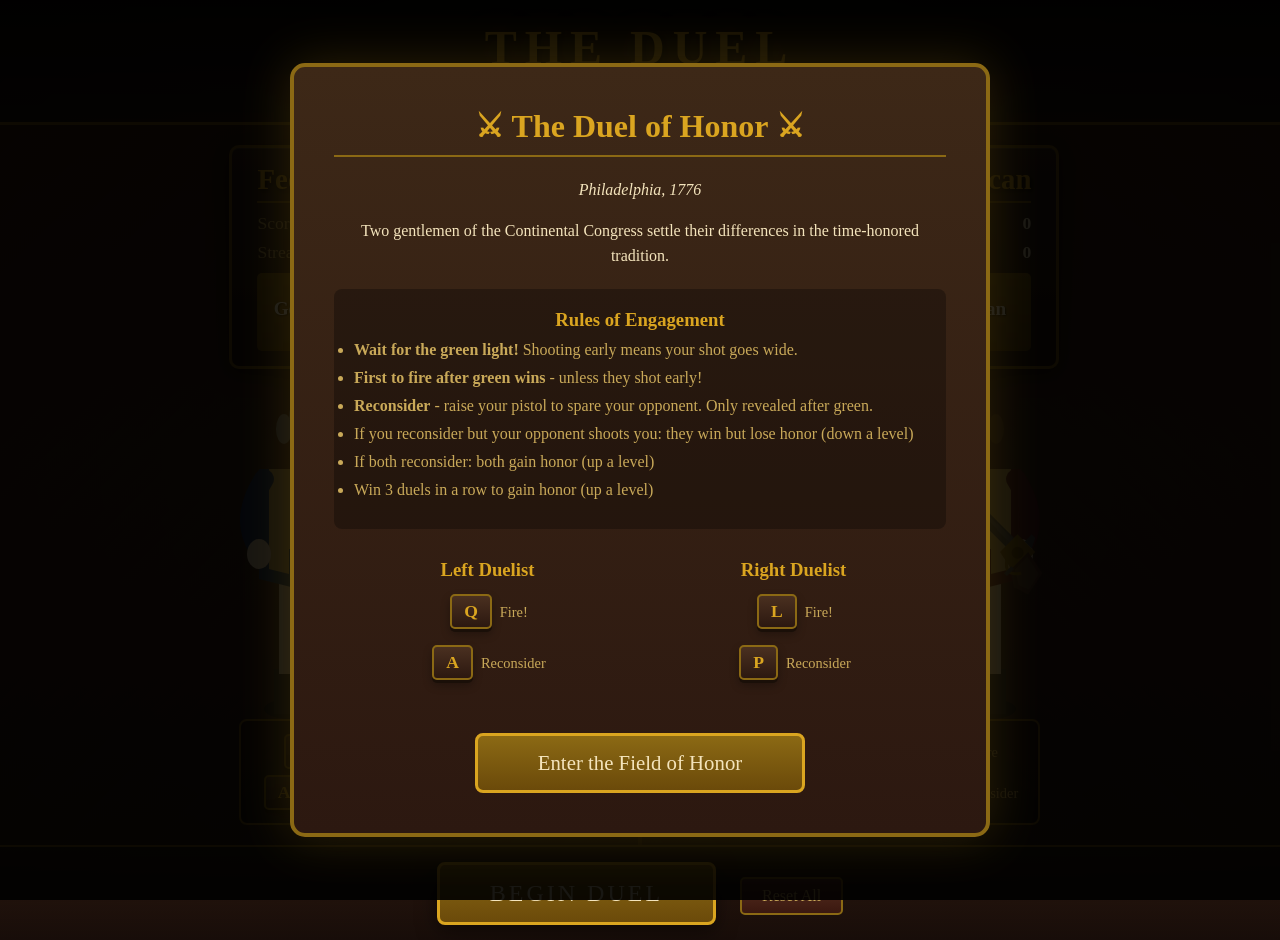
<file: duel.html>
<!DOCTYPE html>
<html lang="en">
<head>
    <meta charset="UTF-8">
    <meta name="viewport" content="width=device-width, initial-scale=1.0">
    <title>The Duel - 1776</title>
    <style>
        * {
            margin: 0;
            padding: 0;
            box-sizing: border-box;
        }

        @keyframes flicker {
            0%, 100% { opacity: 1; }
            50% { opacity: 0.8; }
        }

        @keyframes pulse {
            0%, 100% { transform: scale(1); }
            50% { transform: scale(1.05); }
        }

        @keyframes shake {
            0%, 100% { transform: translateX(0); }
            25% { transform: translateX(-5px); }
            75% { transform: translateX(5px); }
        }

        @keyframes smoke {
            0% { opacity: 0.8; transform: translateY(0) scale(1); }
            100% { opacity: 0; transform: translateY(-50px) scale(2); }
        }

        @keyframes recoil-left {
            0% { transform: rotate(-45deg) translateX(0); }
            20% { transform: rotate(-30deg) translateX(-10px); }
            100% { transform: rotate(-45deg) translateX(0); }
        }

        @keyframes recoil-right {
            0% { transform: rotate(45deg) scaleX(-1) translateX(0); }
            20% { transform: rotate(30deg) scaleX(-1) translateX(-10px); }
            100% { transform: rotate(45deg) scaleX(-1) translateX(0); }
        }

        @keyframes raise-left {
            0% { transform: rotate(-45deg); }
            100% { transform: rotate(-120deg); }
        }

        @keyframes raise-right {
            0% { transform: rotate(45deg) scaleX(-1); }
            100% { transform: rotate(120deg) scaleX(-1); }
        }

        body {
            font-family: 'Georgia', serif;
            background: linear-gradient(to bottom, #2c1810 0%, #4a3020 50%, #3d2817 100%);
            min-height: 100vh;
            color: #f4e4bc;
            overflow: hidden;
        }

        .game-container {
            display: flex;
            flex-direction: column;
            height: 100vh;
            background-image:
                radial-gradient(ellipse at center, transparent 0%, rgba(0,0,0,0.3) 100%);
        }

        /* Header */
        .header {
            text-align: center;
            padding: 20px;
            background: linear-gradient(to bottom, rgba(0,0,0,0.5), transparent);
            border-bottom: 3px solid #8b6914;
        }

        .title {
            font-size: 3rem;
            font-weight: bold;
            text-shadow: 3px 3px 6px rgba(0,0,0,0.8), 0 0 20px rgba(139,105,20,0.5);
            letter-spacing: 8px;
            color: #daa520;
            animation: flicker 3s infinite;
        }

        .subtitle {
            font-size: 1.2rem;
            font-style: italic;
            color: #c9a959;
            margin-top: 5px;
        }

        /* Main Arena */
        .arena {
            flex: 1;
            display: flex;
            position: relative;
        }

        /* Player Sides */
        .player-side {
            flex: 1;
            display: flex;
            flex-direction: column;
            align-items: center;
            justify-content: space-between;
            padding: 20px;
            position: relative;
        }

        .player-left {
            background: linear-gradient(135deg, rgba(70,40,20,0.8) 0%, transparent 100%);
            border-right: 2px solid rgba(139,105,20,0.3);
        }

        .player-right {
            background: linear-gradient(225deg, rgba(70,40,20,0.8) 0%, transparent 100%);
            border-left: 2px solid rgba(139,105,20,0.3);
        }

        /* Player Stats */
        .player-stats {
            background: linear-gradient(to bottom, #3d2817, #2c1810);
            border: 3px solid #8b6914;
            border-radius: 10px;
            padding: 15px 25px;
            text-align: center;
            box-shadow: 0 5px 20px rgba(0,0,0,0.5), inset 0 1px 0 rgba(255,255,255,0.1);
        }

        .player-name {
            font-size: 1.8rem;
            font-weight: bold;
            color: #daa520;
            text-shadow: 2px 2px 4px rgba(0,0,0,0.8);
            margin-bottom: 10px;
            border-bottom: 2px solid #8b6914;
            padding-bottom: 5px;
        }

        .stat-row {
            display: flex;
            justify-content: space-between;
            margin: 8px 0;
            font-size: 1.1rem;
        }

        .stat-label {
            color: #c9a959;
        }

        .stat-value {
            color: #f4e4bc;
            font-weight: bold;
            min-width: 40px;
            text-align: right;
        }

        .level-display {
            margin-top: 10px;
            padding: 8px 15px;
            background: linear-gradient(to bottom, #8b6914, #6b4a0a);
            border-radius: 5px;
            font-size: 1.2rem;
        }

        .level-title {
            font-size: 0.9rem;
            color: #f4e4bc;
        }

        .level-name {
            font-weight: bold;
            color: #fff;
            text-shadow: 1px 1px 2px rgba(0,0,0,0.8);
        }

        /* Duelist Display */
        .duelist-area {
            flex: 1;
            display: flex;
            align-items: center;
            justify-content: center;
            position: relative;
        }

        .duelist {
            position: relative;
            width: 200px;
            height: 350px;
        }

        .duelist-body {
            position: absolute;
            bottom: 0;
            width: 100%;
            height: 100%;
        }

        .pistol-container {
            position: absolute;
            width: 120px;
            height: 60px;
            transition: transform 0.3s ease;
        }

        .player-left .pistol-container {
            right: -20px;
            top: 100px;
            transform: rotate(-45deg);
            transform-origin: left center;
        }

        .player-right .pistol-container {
            left: -20px;
            top: 100px;
            transform: rotate(45deg) scaleX(-1);
            transform-origin: right center;
        }

        .pistol-container.firing-left {
            animation: recoil-left 0.3s ease-out;
        }

        .pistol-container.firing-right {
            animation: recoil-right 0.3s ease-out;
        }

        .pistol-container.raised-left {
            animation: raise-left 0.5s ease-out forwards;
        }

        .pistol-container.raised-right {
            animation: raise-right 0.5s ease-out forwards;
        }

        .smoke-effect {
            position: absolute;
            width: 40px;
            height: 40px;
            background: radial-gradient(circle, rgba(200,200,200,0.8) 0%, transparent 70%);
            border-radius: 50%;
            pointer-events: none;
            opacity: 0;
        }

        .smoke-effect.active {
            animation: smoke 1s ease-out forwards;
        }

        .player-left .smoke-effect {
            right: -60px;
            top: 80px;
        }

        .player-right .smoke-effect {
            left: -60px;
            top: 80px;
        }

        /* Controls Display */
        .controls-display {
            background: rgba(0,0,0,0.3);
            border: 2px solid #8b6914;
            border-radius: 8px;
            padding: 10px 20px;
            text-align: center;
        }

        .control-key {
            display: inline-block;
            background: linear-gradient(to bottom, #4a3020, #2c1810);
            border: 2px solid #8b6914;
            border-radius: 5px;
            padding: 5px 12px;
            margin: 3px;
            font-weight: bold;
            font-size: 1.1rem;
            color: #daa520;
            box-shadow: 0 3px 0 #1a0f08, 0 5px 10px rgba(0,0,0,0.3);
        }

        .control-label {
            font-size: 0.9rem;
            color: #c9a959;
            margin-left: 5px;
        }

        /* Center Area - Countdown */
        .center-area {
            position: absolute;
            left: 50%;
            top: 50%;
            transform: translate(-50%, -50%);
            text-align: center;
            z-index: 10;
        }

        .countdown-lights {
            display: flex;
            flex-direction: column;
            gap: 15px;
            padding: 30px;
            background: linear-gradient(to bottom, #1a1a1a, #2d2d2d);
            border: 4px solid #444;
            border-radius: 15px;
            box-shadow: 0 10px 40px rgba(0,0,0,0.8), inset 0 2px 0 rgba(255,255,255,0.1);
        }

        .light-row {
            display: flex;
            gap: 15px;
            justify-content: center;
        }

        .light {
            width: 40px;
            height: 40px;
            border-radius: 50%;
            background: #333;
            border: 3px solid #555;
            box-shadow: inset 0 -5px 10px rgba(0,0,0,0.5);
            transition: all 0.2s ease;
        }

        .light.red-on {
            background: radial-gradient(circle at 30% 30%, #ff6666, #cc0000);
            box-shadow: 0 0 20px #ff0000, 0 0 40px #ff0000, inset 0 -5px 10px rgba(0,0,0,0.3);
        }

        .light.green-on {
            background: radial-gradient(circle at 30% 30%, #66ff66, #00cc00);
            box-shadow: 0 0 20px #00ff00, 0 0 40px #00ff00, inset 0 -5px 10px rgba(0,0,0,0.3);
        }

        /* Messages */
        .message-display {
            position: absolute;
            left: 50%;
            top: 30%;
            transform: translate(-50%, -50%);
            text-align: center;
            z-index: 20;
        }

        .message-text {
            font-size: 2.5rem;
            font-weight: bold;
            text-shadow: 3px 3px 6px rgba(0,0,0,0.8);
            padding: 20px 40px;
            background: rgba(0,0,0,0.7);
            border: 3px solid #8b6914;
            border-radius: 10px;
        }

        .message-text.winner {
            color: #ffd700;
            animation: pulse 0.5s infinite;
        }

        .message-text.draw {
            color: #87ceeb;
        }

        .message-text.early {
            color: #ff6b6b;
            animation: shake 0.3s infinite;
        }

        .message-text.honor {
            color: #9370db;
        }

        /* Action Display */
        .action-display {
            position: absolute;
            bottom: 150px;
            font-size: 1.5rem;
            padding: 10px 20px;
            background: rgba(0,0,0,0.7);
            border-radius: 8px;
            border: 2px solid #8b6914;
            opacity: 0;
            transition: opacity 0.3s ease;
        }

        .action-display.visible {
            opacity: 1;
        }

        .action-display.shot {
            color: #ff6b6b;
        }

        .action-display.reconsidered {
            color: #87ceeb;
        }

        .action-display.early {
            color: #ff4444;
        }

        .player-left .action-display {
            left: 50%;
            transform: translateX(-50%);
        }

        .player-right .action-display {
            right: 50%;
            transform: translateX(50%);
        }

        /* Footer */
        .footer {
            text-align: center;
            padding: 15px;
            background: linear-gradient(to top, rgba(0,0,0,0.5), transparent);
            border-top: 2px solid #8b6914;
        }

        .start-btn {
            background: linear-gradient(to bottom, #8b6914, #6b4a0a);
            color: #f4e4bc;
            border: 3px solid #daa520;
            padding: 15px 50px;
            font-size: 1.5rem;
            font-family: 'Georgia', serif;
            cursor: pointer;
            border-radius: 8px;
            box-shadow: 0 5px 20px rgba(0,0,0,0.5);
            transition: all 0.2s ease;
            text-transform: uppercase;
            letter-spacing: 3px;
        }

        .start-btn:hover {
            background: linear-gradient(to bottom, #a07818, #8b6914);
            transform: translateY(-2px);
            box-shadow: 0 8px 25px rgba(0,0,0,0.6);
        }

        .start-btn:active {
            transform: translateY(0);
        }

        .start-btn:disabled {
            opacity: 0.5;
            cursor: not-allowed;
            transform: none;
        }

        .reset-btn {
            background: linear-gradient(to bottom, #5a3020, #3a1810);
            color: #c9a959;
            border: 2px solid #8b6914;
            padding: 8px 20px;
            font-size: 1rem;
            font-family: 'Georgia', serif;
            cursor: pointer;
            border-radius: 5px;
            margin-left: 20px;
            transition: all 0.2s ease;
        }

        .reset-btn:hover {
            background: linear-gradient(to bottom, #6a4030, #4a2820);
        }

        /* Instructions Modal */
        .instructions-overlay {
            position: fixed;
            top: 0;
            left: 0;
            right: 0;
            bottom: 0;
            background: rgba(0,0,0,0.9);
            display: flex;
            align-items: center;
            justify-content: center;
            z-index: 100;
        }

        .instructions-overlay.hidden {
            display: none;
        }

        .instructions-box {
            background: linear-gradient(to bottom, #3d2817, #2c1810);
            border: 4px solid #8b6914;
            border-radius: 15px;
            padding: 40px;
            max-width: 700px;
            text-align: center;
            box-shadow: 0 0 50px rgba(139,105,20,0.3);
        }

        .instructions-box h2 {
            color: #daa520;
            font-size: 2rem;
            margin-bottom: 20px;
            border-bottom: 2px solid #8b6914;
            padding-bottom: 10px;
        }

        .instructions-box p {
            margin: 15px 0;
            line-height: 1.6;
            color: #f4e4bc;
        }

        .instructions-box .rules {
            text-align: left;
            margin: 20px 0;
            padding: 20px;
            background: rgba(0,0,0,0.3);
            border-radius: 8px;
        }

        .instructions-box .rules li {
            margin: 10px 0;
            color: #c9a959;
        }

        .instructions-box .keys-display {
            display: flex;
            justify-content: space-around;
            margin: 30px 0;
        }

        .key-group {
            text-align: center;
        }

        .key-group h3 {
            color: #daa520;
            margin-bottom: 10px;
        }

        .begin-btn {
            background: linear-gradient(to bottom, #8b6914, #6b4a0a);
            color: #f4e4bc;
            border: 3px solid #daa520;
            padding: 15px 60px;
            font-size: 1.3rem;
            font-family: 'Georgia', serif;
            cursor: pointer;
            border-radius: 8px;
            margin-top: 20px;
            transition: all 0.2s ease;
        }

        .begin-btn:hover {
            background: linear-gradient(to bottom, #a07818, #8b6914);
        }

        /* Level Stars */
        .level-stars {
            color: #ffd700;
            font-size: 1.2rem;
            letter-spacing: 3px;
        }
    </style>
</head>
<body>
    <!-- Instructions Overlay -->
    <div class="instructions-overlay" id="instructionsOverlay">
        <div class="instructions-box">
            <h2>⚔ The Duel of Honor ⚔</h2>
            <p><em>Philadelphia, 1776</em></p>
            <p>Two gentlemen of the Continental Congress settle their differences in the time-honored tradition.</p>

            <div class="rules">
                <h3 style="color: #daa520; text-align: center;">Rules of Engagement</h3>
                <ul>
                    <li><strong>Wait for the green light!</strong> Shooting early means your shot goes wide.</li>
                    <li><strong>First to fire after green wins</strong> - unless they shot early!</li>
                    <li><strong>Reconsider</strong> - raise your pistol to spare your opponent. Only revealed after green.</li>
                    <li>If you reconsider but your opponent shoots you: they win but lose honor (down a level)</li>
                    <li>If both reconsider: both gain honor (up a level)</li>
                    <li>Win 3 duels in a row to gain honor (up a level)</li>
                </ul>
            </div>

            <div class="keys-display">
                <div class="key-group">
                    <h3>Left Duelist</h3>
                    <div><span class="control-key">Q</span><span class="control-label">Fire!</span></div>
                    <div style="margin-top: 10px;"><span class="control-key">A</span><span class="control-label">Reconsider</span></div>
                </div>
                <div class="key-group">
                    <h3>Right Duelist</h3>
                    <div><span class="control-key">L</span><span class="control-label">Fire!</span></div>
                    <div style="margin-top: 10px;"><span class="control-key">P</span><span class="control-label">Reconsider</span></div>
                </div>
            </div>

            <button class="begin-btn" onclick="closeInstructions()">Enter the Field of Honor</button>
        </div>
    </div>

    <div class="game-container">
        <!-- Header -->
        <header class="header">
            <h1 class="title">THE DUEL</h1>
            <p class="subtitle">A Matter of Honor — Anno Domini 1776</p>
        </header>

        <!-- Main Arena -->
        <main class="arena">
            <!-- Left Player -->
            <div class="player-side player-left">
                <div class="player-stats">
                    <div class="player-name">Federalist</div>
                    <div class="stat-row">
                        <span class="stat-label">Score:</span>
                        <span class="stat-value" id="leftScore">0</span>
                    </div>
                    <div class="stat-row">
                        <span class="stat-label">Streak:</span>
                        <span class="stat-value" id="leftStreak">0</span>
                    </div>
                    <div class="level-display">
                        <div class="level-title">Rank</div>
                        <div class="level-name" id="leftLevel">Gentleman</div>
                        <div class="level-stars" id="leftStars">★</div>
                    </div>
                </div>

                <div class="duelist-area">
                    <div class="duelist">
                        <div class="duelist-body">
                            <!-- SVG Duelist Left -->
                            <svg viewBox="0 0 200 350" xmlns="http://www.w3.org/2000/svg">
                                <!-- Boots -->
                                <ellipse cx="70" cy="340" rx="25" ry="10" fill="#1a1a1a"/>
                                <ellipse cx="130" cy="340" rx="25" ry="10" fill="#1a1a1a"/>
                                <rect x="55" y="300" width="30" height="45" fill="#2a2a2a"/>
                                <rect x="115" y="300" width="30" height="45" fill="#2a2a2a"/>

                                <!-- Breeches -->
                                <path d="M60 200 L60 305 L90 305 L100 200 Z" fill="#d4c4a0"/>
                                <path d="M100 200 L110 305 L140 305 L140 200 Z" fill="#d4c4a0"/>

                                <!-- Coat -->
                                <path d="M40 100 L40 210 L80 220 L100 210 L120 220 L160 210 L160 100 Z" fill="#1e3a5f"/>
                                <path d="M50 100 L50 200 L70 205 L70 100 Z" fill="#c9a959"/>
                                <path d="M130 100 L130 205 L150 200 L150 100 Z" fill="#c9a959"/>

                                <!-- Waistcoat -->
                                <rect x="70" y="100" width="60" height="80" fill="#c9a959"/>
                                <circle cx="100" cy="120" r="4" fill="#8b6914"/>
                                <circle cx="100" cy="140" r="4" fill="#8b6914"/>
                                <circle cx="100" cy="160" r="4" fill="#8b6914"/>

                                <!-- Collar/Cravat -->
                                <ellipse cx="100" cy="95" rx="25" ry="10" fill="#fff"/>

                                <!-- Head -->
                                <ellipse cx="100" cy="60" rx="30" ry="35" fill="#e8d0b0"/>

                                <!-- Face -->
                                <ellipse cx="88" cy="55" rx="4" ry="3" fill="#2a2a2a"/>
                                <ellipse cx="112" cy="55" rx="4" ry="3" fill="#2a2a2a"/>
                                <path d="M95 70 Q100 75 105 70" stroke="#8b6914" fill="none" stroke-width="2"/>

                                <!-- Hair/Wig -->
                                <path d="M70 50 Q70 20 100 15 Q130 20 130 50" fill="#888"/>
                                <ellipse cx="65" cy="60" rx="8" ry="15" fill="#888"/>
                                <ellipse cx="135" cy="60" rx="8" ry="15" fill="#888"/>

                                <!-- Arm (right, holding pistol) -->
                                <g id="leftArm">
                                    <path d="M155 110 Q180 130 175 160" stroke="#1e3a5f" fill="none" stroke-width="20" stroke-linecap="round"/>
                                    <ellipse cx="175" cy="165" rx="12" ry="15" fill="#e8d0b0"/>
                                </g>

                                <!-- Left arm -->
                                <path d="M45 110 Q20 150 40 180" stroke="#1e3a5f" fill="none" stroke-width="20" stroke-linecap="round"/>
                                <ellipse cx="40" cy="185" rx="12" ry="15" fill="#e8d0b0"/>
                            </svg>
                        </div>
                        <div class="pistol-container" id="leftPistol">
                            <!-- SVG Pistol -->
                            <svg viewBox="0 0 120 60" xmlns="http://www.w3.org/2000/svg">
                                <!-- Barrel -->
                                <rect x="50" y="20" width="70" height="12" rx="2" fill="#4a4a4a"/>
                                <rect x="50" y="22" width="70" height="4" fill="#5a5a5a"/>

                                <!-- Barrel end -->
                                <ellipse cx="120" cy="26" rx="3" ry="6" fill="#3a3a3a"/>

                                <!-- Lock plate -->
                                <path d="M30 15 L55 15 L55 40 L30 45 Z" fill="#8b6914"/>
                                <circle cx="42" cy="28" r="6" fill="#6b4a0a"/>

                                <!-- Hammer -->
                                <path d="M35 15 L40 5 L45 5 L45 15" fill="#4a4a4a"/>

                                <!-- Grip -->
                                <path d="M10 25 L35 20 L35 45 L20 55 L5 50 Z" fill="#5a3a20"/>
                                <path d="M12 28 L32 24 L32 42 L18 50 L8 46 Z" fill="#6b4a30"/>

                                <!-- Trigger guard -->
                                <path d="M25 40 Q35 55 45 40" stroke="#8b6914" fill="none" stroke-width="3"/>

                                <!-- Trigger -->
                                <rect x="33" y="42" width="4" height="10" fill="#4a4a4a"/>
                            </svg>
                            <div class="smoke-effect" id="leftSmoke"></div>
                        </div>
                    </div>
                    <div class="action-display" id="leftAction"></div>
                </div>

                <div class="controls-display">
                    <div><span class="control-key">Q</span><span class="control-label">Fire</span></div>
                    <div><span class="control-key">A</span><span class="control-label">Reconsider</span></div>
                </div>
            </div>

            <!-- Center - Countdown -->
            <div class="center-area">
                <div class="countdown-lights" id="countdownLights">
                    <div class="light-row">
                        <div class="light" id="light1"></div>
                        <div class="light" id="light2"></div>
                    </div>
                    <div class="light-row">
                        <div class="light" id="light3"></div>
                        <div class="light" id="light4"></div>
                    </div>
                    <div class="light-row">
                        <div class="light" id="light5"></div>
                        <div class="light" id="light6"></div>
                    </div>
                    <div class="light-row">
                        <div class="light green" id="lightGreen1"></div>
                        <div class="light green" id="lightGreen2"></div>
                    </div>
                </div>
                <div class="message-display" id="messageDisplay" style="display: none;">
                    <div class="message-text" id="messageText"></div>
                </div>
            </div>

            <!-- Right Player -->
            <div class="player-side player-right">
                <div class="player-stats">
                    <div class="player-name">Republican</div>
                    <div class="stat-row">
                        <span class="stat-label">Score:</span>
                        <span class="stat-value" id="rightScore">0</span>
                    </div>
                    <div class="stat-row">
                        <span class="stat-label">Streak:</span>
                        <span class="stat-value" id="rightStreak">0</span>
                    </div>
                    <div class="level-display">
                        <div class="level-title">Rank</div>
                        <div class="level-name" id="rightLevel">Gentleman</div>
                        <div class="level-stars" id="rightStars">★</div>
                    </div>
                </div>

                <div class="duelist-area">
                    <div class="duelist">
                        <div class="duelist-body">
                            <!-- SVG Duelist Right (mirrored) -->
                            <svg viewBox="0 0 200 350" xmlns="http://www.w3.org/2000/svg" style="transform: scaleX(-1);">
                                <!-- Boots -->
                                <ellipse cx="70" cy="340" rx="25" ry="10" fill="#1a1a1a"/>
                                <ellipse cx="130" cy="340" rx="25" ry="10" fill="#1a1a1a"/>
                                <rect x="55" y="300" width="30" height="45" fill="#2a2a2a"/>
                                <rect x="115" y="300" width="30" height="45" fill="#2a2a2a"/>

                                <!-- Breeches -->
                                <path d="M60 200 L60 305 L90 305 L100 200 Z" fill="#d4c4a0"/>
                                <path d="M100 200 L110 305 L140 305 L140 200 Z" fill="#d4c4a0"/>

                                <!-- Coat - Different color -->
                                <path d="M40 100 L40 210 L80 220 L100 210 L120 220 L160 210 L160 100 Z" fill="#5a1e1e"/>
                                <path d="M50 100 L50 200 L70 205 L70 100 Z" fill="#c9a959"/>
                                <path d="M130 100 L130 205 L150 200 L150 100 Z" fill="#c9a959"/>

                                <!-- Waistcoat -->
                                <rect x="70" y="100" width="60" height="80" fill="#c9a959"/>
                                <circle cx="100" cy="120" r="4" fill="#8b6914"/>
                                <circle cx="100" cy="140" r="4" fill="#8b6914"/>
                                <circle cx="100" cy="160" r="4" fill="#8b6914"/>

                                <!-- Collar/Cravat -->
                                <ellipse cx="100" cy="95" rx="25" ry="10" fill="#fff"/>

                                <!-- Head -->
                                <ellipse cx="100" cy="60" rx="30" ry="35" fill="#e8d0b0"/>

                                <!-- Face -->
                                <ellipse cx="88" cy="55" rx="4" ry="3" fill="#2a2a2a"/>
                                <ellipse cx="112" cy="55" rx="4" ry="3" fill="#2a2a2a"/>
                                <path d="M95 70 Q100 75 105 70" stroke="#8b6914" fill="none" stroke-width="2"/>

                                <!-- Hair/Wig -->
                                <path d="M70 50 Q70 20 100 15 Q130 20 130 50" fill="#654321"/>
                                <ellipse cx="65" cy="60" rx="8" ry="15" fill="#654321"/>
                                <ellipse cx="135" cy="60" rx="8" ry="15" fill="#654321"/>

                                <!-- Arm (right, holding pistol) -->
                                <g id="rightArm">
                                    <path d="M155 110 Q180 130 175 160" stroke="#5a1e1e" fill="none" stroke-width="20" stroke-linecap="round"/>
                                    <ellipse cx="175" cy="165" rx="12" ry="15" fill="#e8d0b0"/>
                                </g>

                                <!-- Left arm -->
                                <path d="M45 110 Q20 150 40 180" stroke="#5a1e1e" fill="none" stroke-width="20" stroke-linecap="round"/>
                                <ellipse cx="40" cy="185" rx="12" ry="15" fill="#e8d0b0"/>
                            </svg>
                        </div>
                        <div class="pistol-container" id="rightPistol">
                            <!-- SVG Pistol -->
                            <svg viewBox="0 0 120 60" xmlns="http://www.w3.org/2000/svg">
                                <rect x="50" y="20" width="70" height="12" rx="2" fill="#4a4a4a"/>
                                <rect x="50" y="22" width="70" height="4" fill="#5a5a5a"/>
                                <ellipse cx="120" cy="26" rx="3" ry="6" fill="#3a3a3a"/>
                                <path d="M30 15 L55 15 L55 40 L30 45 Z" fill="#8b6914"/>
                                <circle cx="42" cy="28" r="6" fill="#6b4a0a"/>
                                <path d="M35 15 L40 5 L45 5 L45 15" fill="#4a4a4a"/>
                                <path d="M10 25 L35 20 L35 45 L20 55 L5 50 Z" fill="#5a3a20"/>
                                <path d="M12 28 L32 24 L32 42 L18 50 L8 46 Z" fill="#6b4a30"/>
                                <path d="M25 40 Q35 55 45 40" stroke="#8b6914" fill="none" stroke-width="3"/>
                                <rect x="33" y="42" width="4" height="10" fill="#4a4a4a"/>
                            </svg>
                            <div class="smoke-effect" id="rightSmoke"></div>
                        </div>
                    </div>
                    <div class="action-display" id="rightAction"></div>
                </div>

                <div class="controls-display">
                    <div><span class="control-key">L</span><span class="control-label">Fire</span></div>
                    <div><span class="control-key">P</span><span class="control-label">Reconsider</span></div>
                </div>
            </div>
        </main>

        <!-- Footer -->
        <footer class="footer">
            <button class="start-btn" id="startBtn" onclick="startDuel()">Begin Duel</button>
            <button class="reset-btn" onclick="resetGame()">Reset All</button>
        </footer>
    </div>

    <script>
        // Game State
        const LEVELS = [
            { name: 'Scoundrel', stars: 0 },
            { name: 'Gentleman', stars: 1 },
            { name: 'Esquire', stars: 2 },
            { name: 'Captain', stars: 3 },
            { name: 'Colonel', stars: 4 },
            { name: 'General', stars: 5 },
            { name: 'Founding Father', stars: 6 }
        ];

        let gameState = {
            left: { score: 0, streak: 0, level: 1 },
            right: { score: 0, streak: 0, level: 1 },
            inProgress: false,
            countdownPhase: 0,
            greenLight: false,
            leftAction: null,  // 'shoot', 'reconsider', or null
            rightAction: null,
            leftActionTime: null,
            rightActionTime: null,
            roundResolved: false
        };

        // Load from localStorage
        function loadGame() {
            const saved = localStorage.getItem('duelGame');
            if (saved) {
                const data = JSON.parse(saved);
                gameState.left = data.left || { score: 0, streak: 0, level: 1 };
                gameState.right = data.right || { score: 0, streak: 0, level: 1 };
            }
            updateDisplay();
        }

        // Save to localStorage
        function saveGame() {
            localStorage.setItem('duelGame', JSON.stringify({
                left: gameState.left,
                right: gameState.right
            }));
        }

        // Update display
        function updateDisplay() {
            document.getElementById('leftScore').textContent = gameState.left.score;
            document.getElementById('leftStreak').textContent = gameState.left.streak;
            document.getElementById('rightScore').textContent = gameState.right.score;
            document.getElementById('rightStreak').textContent = gameState.right.streak;

            const leftLevel = LEVELS[Math.max(0, Math.min(gameState.left.level, LEVELS.length - 1))];
            const rightLevel = LEVELS[Math.max(0, Math.min(gameState.right.level, LEVELS.length - 1))];

            document.getElementById('leftLevel').textContent = leftLevel.name;
            document.getElementById('leftStars').textContent = '★'.repeat(leftLevel.stars) || '☆';
            document.getElementById('rightLevel').textContent = rightLevel.name;
            document.getElementById('rightStars').textContent = '★'.repeat(rightLevel.stars) || '☆';
        }

        // Reset all lights
        function resetLights() {
            for (let i = 1; i <= 6; i++) {
                document.getElementById('light' + i).classList.remove('red-on');
            }
            document.getElementById('lightGreen1').classList.remove('green-on');
            document.getElementById('lightGreen2').classList.remove('green-on');
        }

        // Reset round state
        function resetRound() {
            gameState.leftAction = null;
            gameState.rightAction = null;
            gameState.leftActionTime = null;
            gameState.rightActionTime = null;
            gameState.greenLight = false;
            gameState.countdownPhase = 0;
            gameState.roundResolved = false;

            // Reset visual states
            const leftPistol = document.getElementById('leftPistol');
            const rightPistol = document.getElementById('rightPistol');
            leftPistol.classList.remove('firing-left', 'raised-left');
            rightPistol.classList.remove('firing-right', 'raised-right');
            leftPistol.style.transform = '';
            rightPistol.style.transform = '';

            document.getElementById('leftSmoke').classList.remove('active');
            document.getElementById('rightSmoke').classList.remove('active');

            const leftAction = document.getElementById('leftAction');
            const rightAction = document.getElementById('rightAction');
            leftAction.classList.remove('visible', 'shot', 'reconsidered', 'early');
            rightAction.classList.remove('visible', 'shot', 'reconsidered', 'early');
            leftAction.textContent = '';
            rightAction.textContent = '';

            document.getElementById('messageDisplay').style.display = 'none';
            resetLights();
        }

        // Start duel
        async function startDuel() {
            if (gameState.inProgress) return;

            resetRound();
            gameState.inProgress = true;
            document.getElementById('startBtn').disabled = true;

            // Random timing for each light (F1 style)
            const baseTiming = 800;
            const variance = 400;

            // Light up red lights one by one
            for (let i = 1; i <= 6; i += 2) {
                await sleep(baseTiming + Math.random() * variance);
                if (!gameState.inProgress) return;
                document.getElementById('light' + i).classList.add('red-on');
                document.getElementById('light' + (i + 1)).classList.add('red-on');
                gameState.countdownPhase = Math.ceil(i / 2);
            }

            // Random delay before green (1-3 seconds additional)
            await sleep(1000 + Math.random() * 2000);
            if (!gameState.inProgress) return;

            // Green light!
            gameState.greenLight = true;
            resetLights();
            document.getElementById('lightGreen1').classList.add('green-on');
            document.getElementById('lightGreen2').classList.add('green-on');

            // Check for pre-green actions and resolve
            setTimeout(() => resolveRound(), 100);
        }

        // Handle player actions
        function handleAction(player, action) {
            if (!gameState.inProgress || gameState.roundResolved) return;

            const actionKey = player + 'Action';
            const timeKey = player + 'ActionTime';

            // Only record first action
            if (gameState[actionKey] !== null) return;

            gameState[actionKey] = action;
            gameState[timeKey] = Date.now();

            // Visual feedback for shooting (immediate)
            if (action === 'shoot') {
                const pistol = document.getElementById(player + 'Pistol');
                const smoke = document.getElementById(player + 'Smoke');
                pistol.classList.add('firing-' + player);
                smoke.classList.add('active');

                // Show action if after green, or show "TOO EARLY" if before
                if (gameState.greenLight) {
                    showAction(player, 'FIRE!', 'shot');
                } else {
                    showAction(player, 'TOO EARLY!', 'early');
                }
            }

            // If both players have acted after green, resolve immediately
            if (gameState.greenLight && gameState.leftAction && gameState.rightAction) {
                resolveRound();
            }
        }

        function showAction(player, text, className) {
            const actionEl = document.getElementById(player + 'Action');
            actionEl.textContent = text;
            actionEl.classList.remove('shot', 'reconsidered', 'early');
            actionEl.classList.add('visible', className);
        }

        // Resolve the round
        function resolveRound() {
            if (gameState.roundResolved || !gameState.greenLight) return;
            gameState.roundResolved = true;

            const leftAction = gameState.leftAction;
            const rightAction = gameState.rightAction;
            const leftTime = gameState.leftActionTime;
            const rightTime = gameState.rightActionTime;

            // Determine if shots were early (before green light)
            // We'll use a simple heuristic: if action was recorded and greenLight wasn't set yet
            // Actually, we track this by checking if the action was set before greenLight became true
            // For simplicity, we'll check if the action display shows "TOO EARLY"
            const leftEarly = leftAction === 'shoot' && document.getElementById('leftAction').classList.contains('early');
            const rightEarly = rightAction === 'shoot' && document.getElementById('rightAction').classList.contains('early');

            // Show reconsider animations for those who chose it
            if (leftAction === 'reconsider') {
                const pistol = document.getElementById('leftPistol');
                pistol.classList.add('raised-left');
                showAction('left', 'MERCY!', 'reconsidered');
            }
            if (rightAction === 'reconsider') {
                const pistol = document.getElementById('rightPistol');
                pistol.classList.add('raised-right');
                showAction('right', 'MERCY!', 'reconsidered');
            }

            // Determine outcome
            let result = determineWinner(leftAction, rightAction, leftTime, rightTime, leftEarly, rightEarly);

            // Apply result after a short delay
            setTimeout(() => {
                applyResult(result);
                gameState.inProgress = false;
                document.getElementById('startBtn').disabled = false;
            }, 1000);
        }

        function determineWinner(leftAction, rightAction, leftTime, rightTime, leftEarly, rightEarly) {
            // Both reconsider
            if (leftAction === 'reconsider' && rightAction === 'reconsider') {
                return { type: 'both_reconsider' };
            }

            // One reconsiders, other shoots
            if (leftAction === 'reconsider' && rightAction === 'shoot') {
                if (rightEarly) {
                    return { type: 'left_survives_early', winner: 'left' };
                }
                return { type: 'shot_merciful', winner: 'right', loser: 'left' };
            }
            if (rightAction === 'reconsider' && leftAction === 'shoot') {
                if (leftEarly) {
                    return { type: 'right_survives_early', winner: 'right' };
                }
                return { type: 'shot_merciful', winner: 'left', loser: 'right' };
            }

            // Both shoot
            if (leftAction === 'shoot' && rightAction === 'shoot') {
                if (leftEarly && rightEarly) {
                    return { type: 'both_early' };
                }
                if (leftEarly) {
                    return { type: 'winner', winner: 'right' };
                }
                if (rightEarly) {
                    return { type: 'winner', winner: 'left' };
                }
                // Both shot after green - faster wins
                if (leftTime < rightTime) {
                    return { type: 'winner', winner: 'left' };
                } else if (rightTime < leftTime) {
                    return { type: 'winner', winner: 'right' };
                } else {
                    return { type: 'draw' };
                }
            }

            // Only one shot (other did nothing)
            if (leftAction === 'shoot' && !rightAction) {
                if (leftEarly) {
                    return { type: 'early_miss', shooter: 'left' };
                }
                return { type: 'winner', winner: 'left' };
            }
            if (rightAction === 'shoot' && !leftAction) {
                if (rightEarly) {
                    return { type: 'early_miss', shooter: 'right' };
                }
                return { type: 'winner', winner: 'right' };
            }

            // One reconsiders, other does nothing
            if (leftAction === 'reconsider' && !rightAction) {
                return { type: 'standoff', merciful: 'left' };
            }
            if (rightAction === 'reconsider' && !leftAction) {
                return { type: 'standoff', merciful: 'right' };
            }

            // Neither did anything
            return { type: 'standoff' };
        }

        function applyResult(result) {
            const msgDisplay = document.getElementById('messageDisplay');
            const msgText = document.getElementById('messageText');
            msgDisplay.style.display = 'block';

            switch (result.type) {
                case 'winner':
                    msgText.textContent = (result.winner === 'left' ? 'FEDERALIST' : 'REPUBLICAN') + ' WINS!';
                    msgText.className = 'message-text winner';
                    addWin(result.winner);
                    addLoss(result.winner === 'left' ? 'right' : 'left');
                    break;

                case 'both_reconsider':
                    msgText.textContent = 'HONOR PREVAILS!';
                    msgText.className = 'message-text honor';
                    levelUp('left');
                    levelUp('right');
                    gameState.left.streak = 0;
                    gameState.right.streak = 0;
                    break;

                case 'shot_merciful':
                    msgText.textContent = (result.winner === 'left' ? 'FEDERALIST' : 'REPUBLICAN') + ' WINS... WITHOUT HONOR';
                    msgText.className = 'message-text winner';
                    addWin(result.winner);
                    levelDown(result.winner); // Winner loses honor for shooting merciful opponent
                    addLoss(result.loser);
                    break;

                case 'both_early':
                    msgText.textContent = 'BOTH FIRED EARLY! DRAW!';
                    msgText.className = 'message-text draw';
                    gameState.left.streak = 0;
                    gameState.right.streak = 0;
                    break;

                case 'draw':
                    msgText.textContent = 'A DRAW!';
                    msgText.className = 'message-text draw';
                    gameState.left.streak = 0;
                    gameState.right.streak = 0;
                    break;

                case 'early_miss':
                    msgText.textContent = (result.shooter === 'left' ? 'FEDERALIST' : 'REPUBLICAN') + ' FIRED EARLY! MISS!';
                    msgText.className = 'message-text early';
                    break;

                case 'left_survives_early':
                case 'right_survives_early':
                    msgText.textContent = (result.winner === 'left' ? 'FEDERALIST' : 'REPUBLICAN') + ' SURVIVES! OPPONENT MISSED!';
                    msgText.className = 'message-text winner';
                    break;

                case 'standoff':
                    msgText.textContent = 'STANDOFF... NO SHOTS FIRED';
                    msgText.className = 'message-text draw';
                    break;
            }

            updateDisplay();
            saveGame();
        }

        function addWin(player) {
            gameState[player].score += 100;
            gameState[player].streak += 1;

            // Check for streak level up
            if (gameState[player].streak >= 3) {
                levelUp(player);
                gameState[player].streak = 0;
            }
        }

        function addLoss(player) {
            gameState[player].streak = 0;
        }

        function levelUp(player) {
            if (gameState[player].level < LEVELS.length - 1) {
                gameState[player].level += 1;
                gameState[player].score += 50;
            }
        }

        function levelDown(player) {
            if (gameState[player].level > 0) {
                gameState[player].level -= 1;
            }
        }

        function sleep(ms) {
            return new Promise(resolve => setTimeout(resolve, ms));
        }

        function resetGame() {
            if (confirm('Reset all scores and progress?')) {
                gameState = {
                    left: { score: 0, streak: 0, level: 1 },
                    right: { score: 0, streak: 0, level: 1 },
                    inProgress: false,
                    countdownPhase: 0,
                    greenLight: false,
                    leftAction: null,
                    rightAction: null,
                    leftActionTime: null,
                    rightActionTime: null,
                    roundResolved: false
                };
                resetRound();
                updateDisplay();
                saveGame();
            }
        }

        function closeInstructions() {
            document.getElementById('instructionsOverlay').classList.add('hidden');
            localStorage.setItem('duelInstructionsSeen', 'true');
        }

        // Keyboard handling
        document.addEventListener('keydown', (e) => {
            if (!gameState.inProgress) return;

            const key = e.key.toLowerCase();

            switch (key) {
                case 'q':
                    handleAction('left', 'shoot');
                    break;
                case 'a':
                    handleAction('left', 'reconsider');
                    break;
                case 'l':
                    handleAction('right', 'shoot');
                    break;
                case 'p':
                    handleAction('right', 'reconsider');
                    break;
            }
        });

        // Initialize
        window.onload = function() {
            loadGame();

            // Show instructions if first time
            if (!localStorage.getItem('duelInstructionsSeen')) {
                document.getElementById('instructionsOverlay').classList.remove('hidden');
            } else {
                document.getElementById('instructionsOverlay').classList.add('hidden');
            }
        };
    </script>
</body>
</html>
</file>
